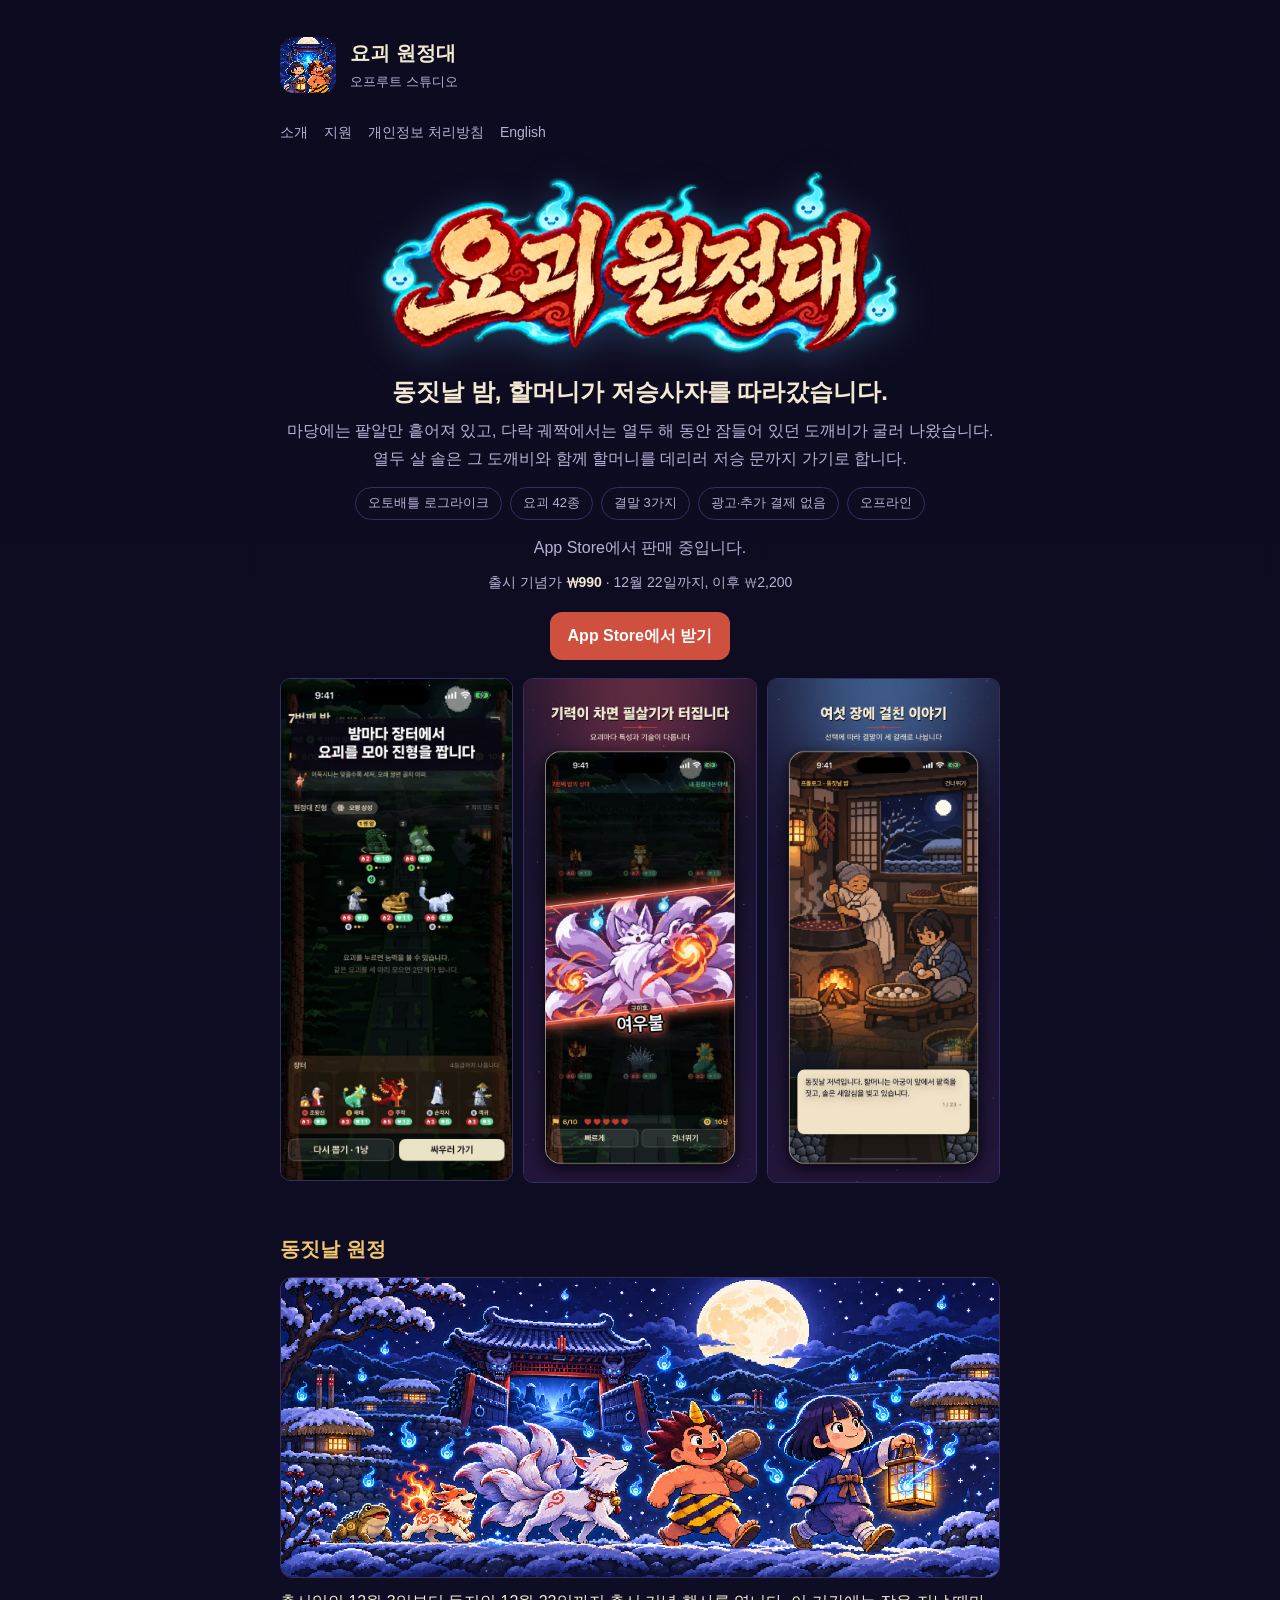
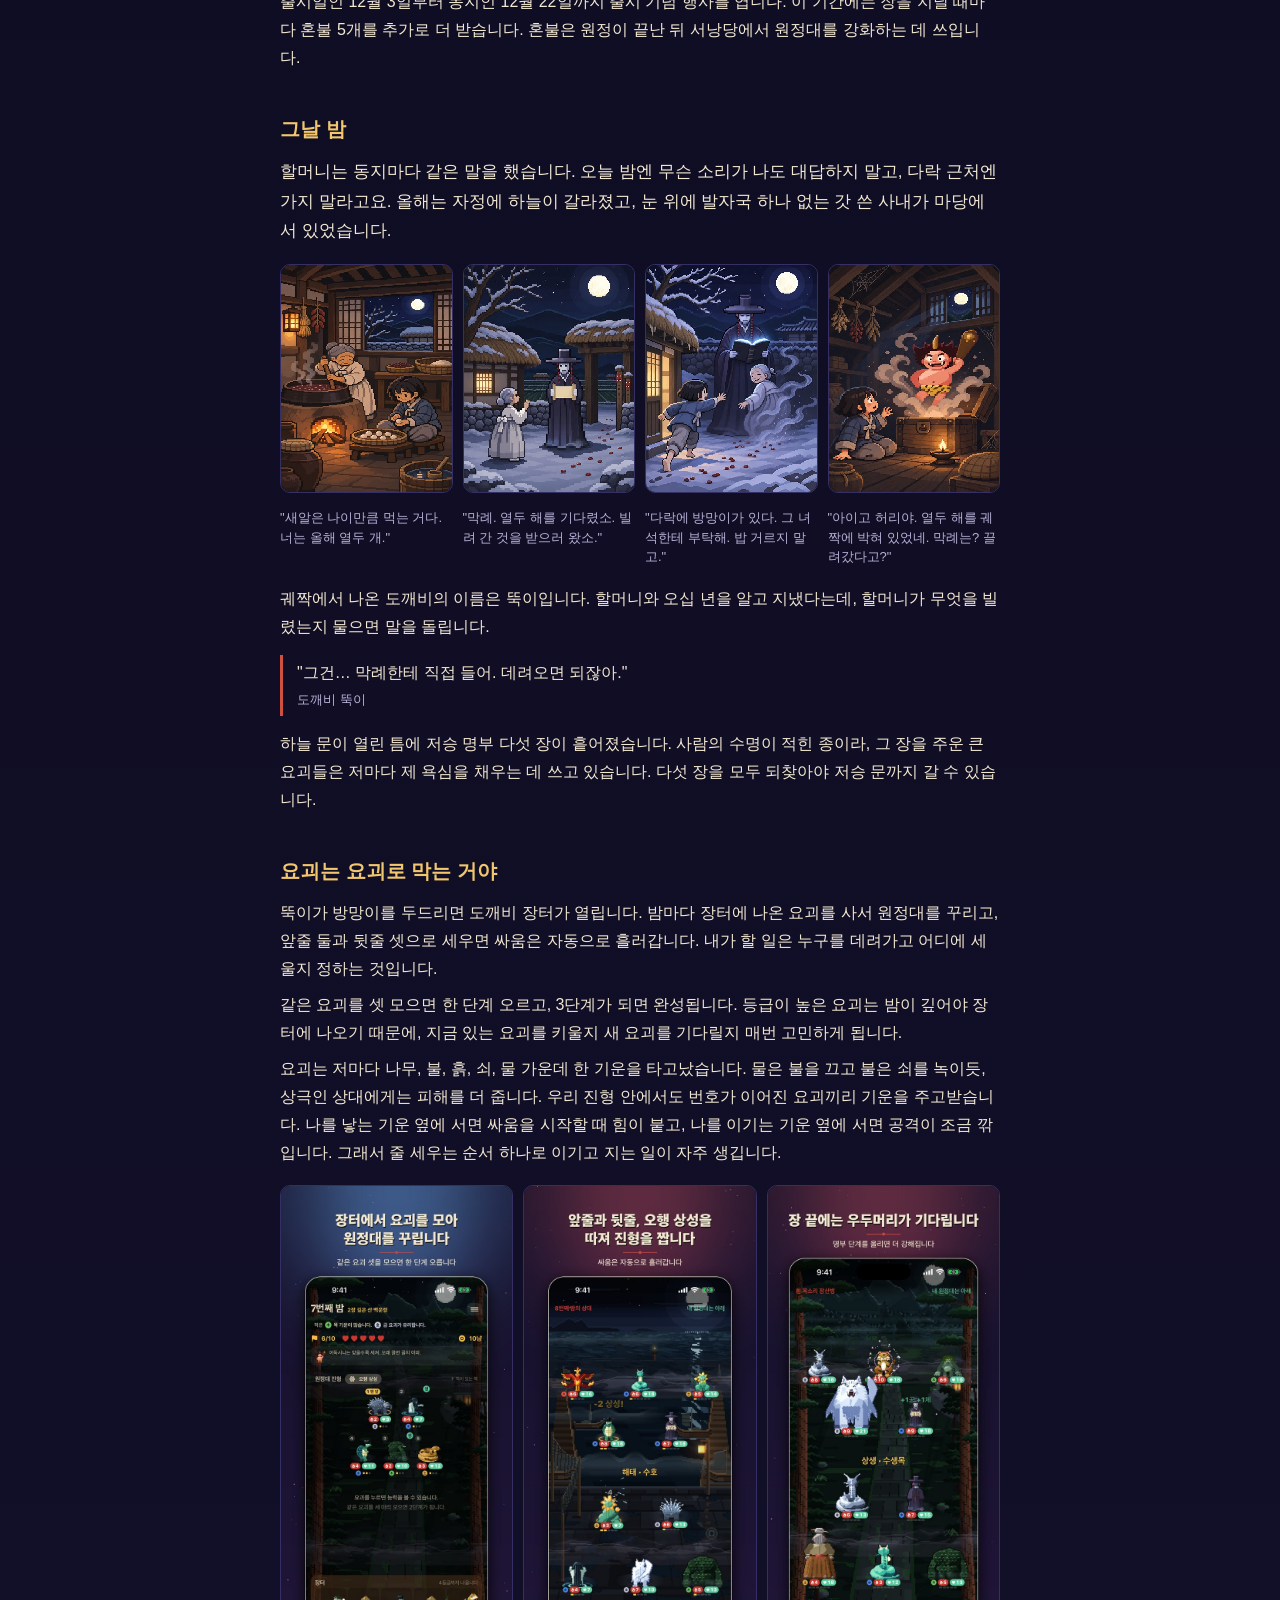
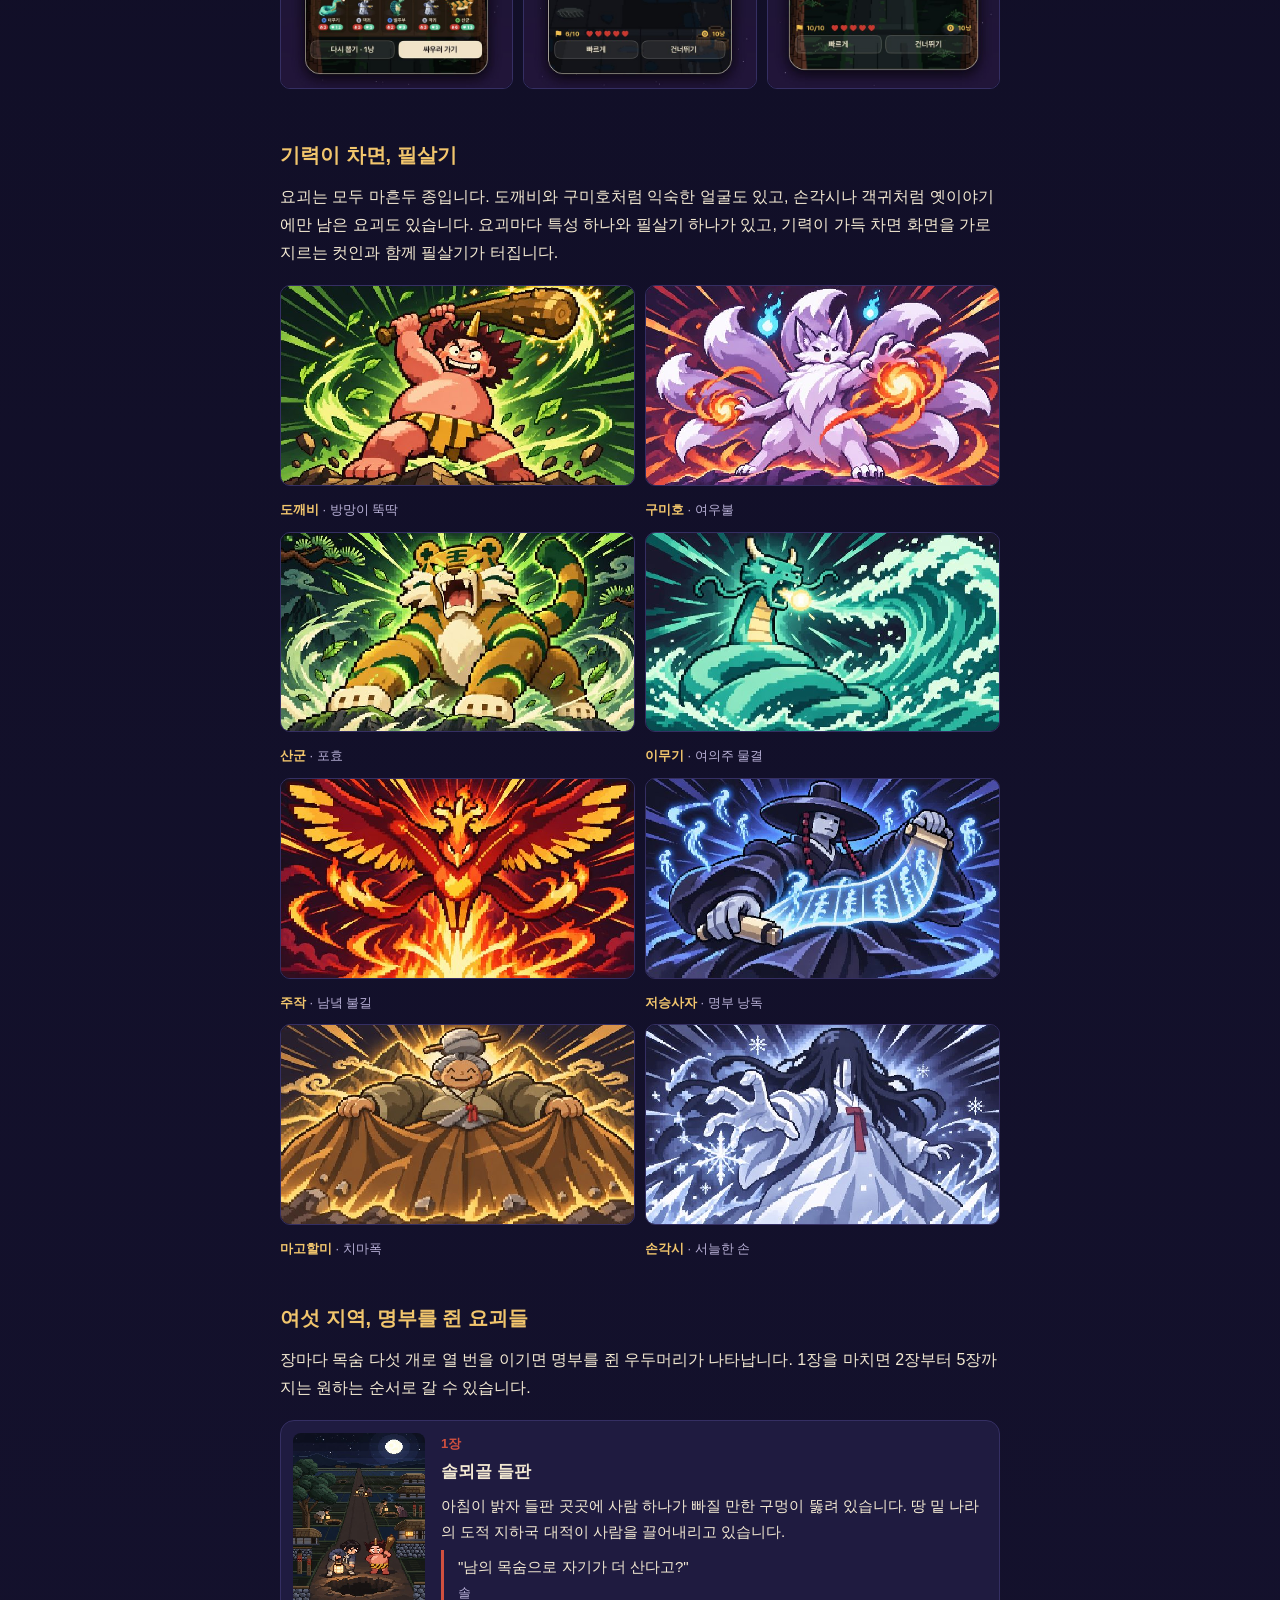
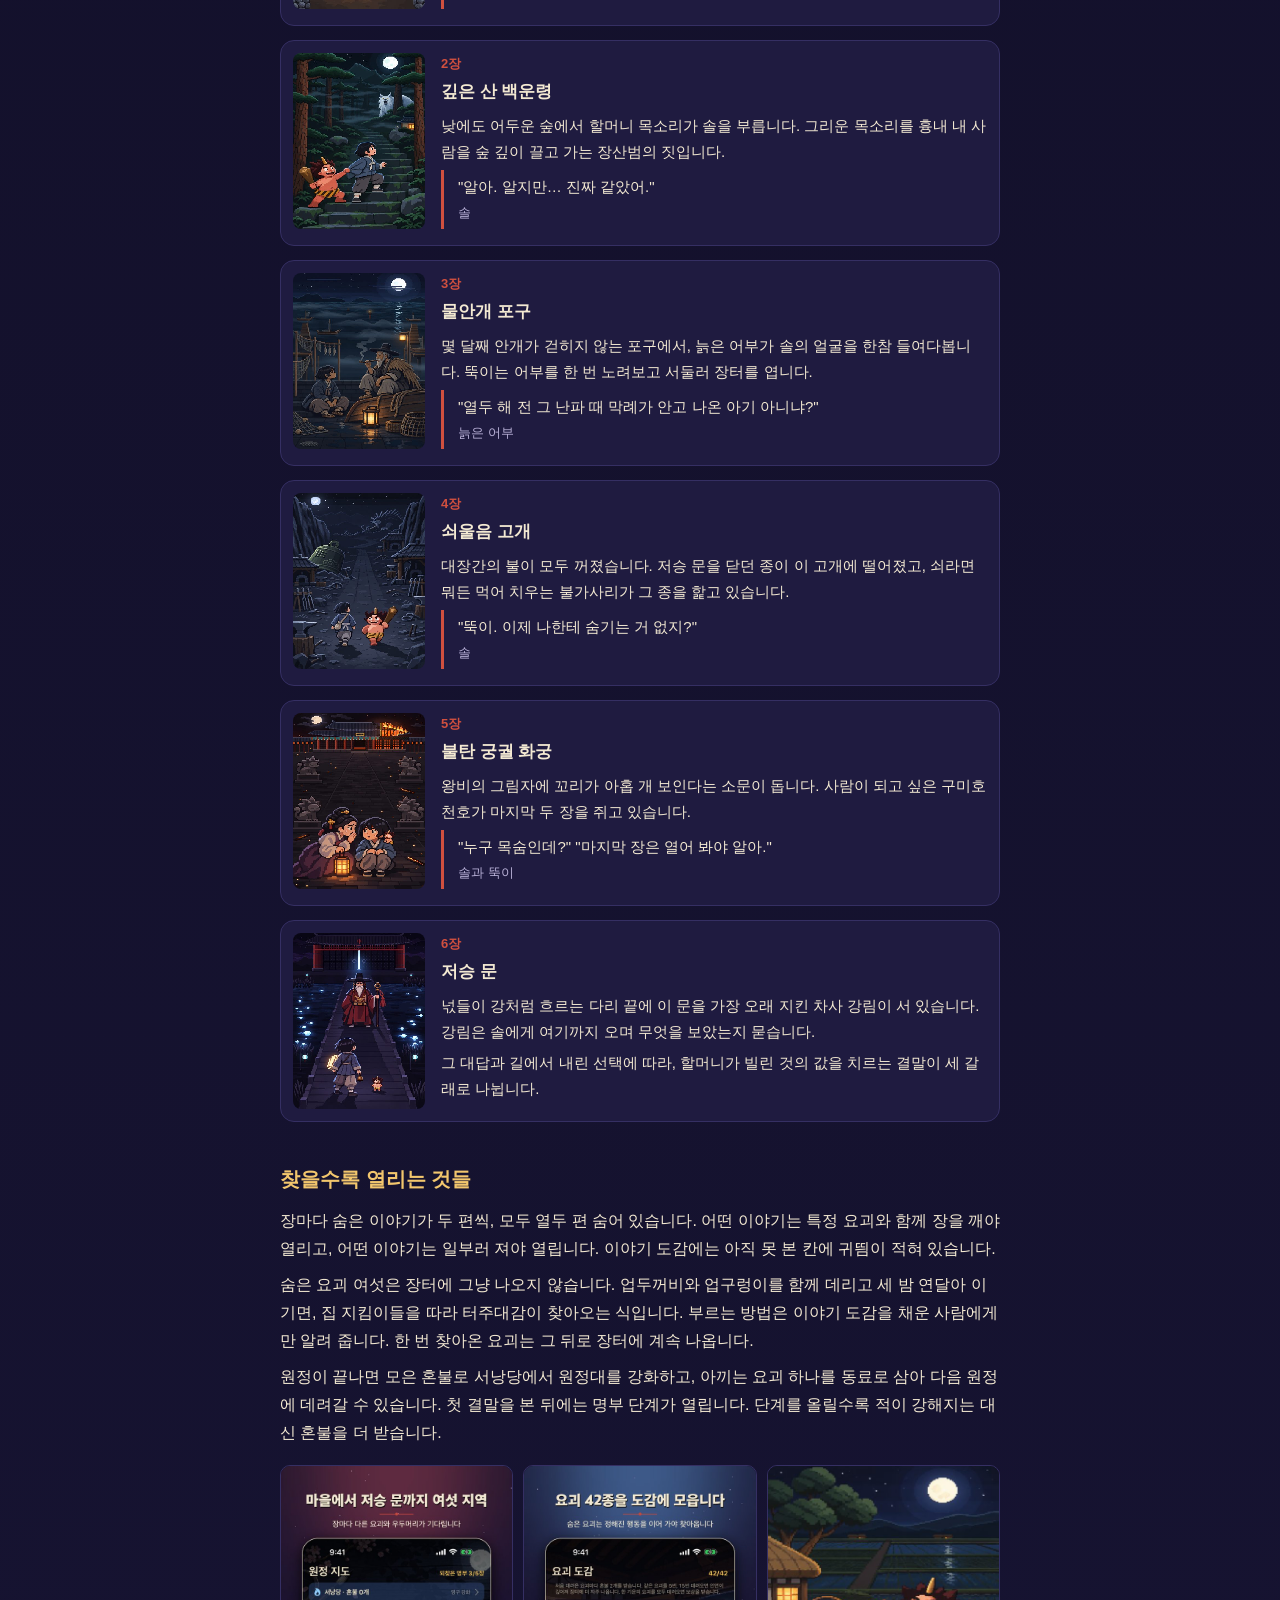
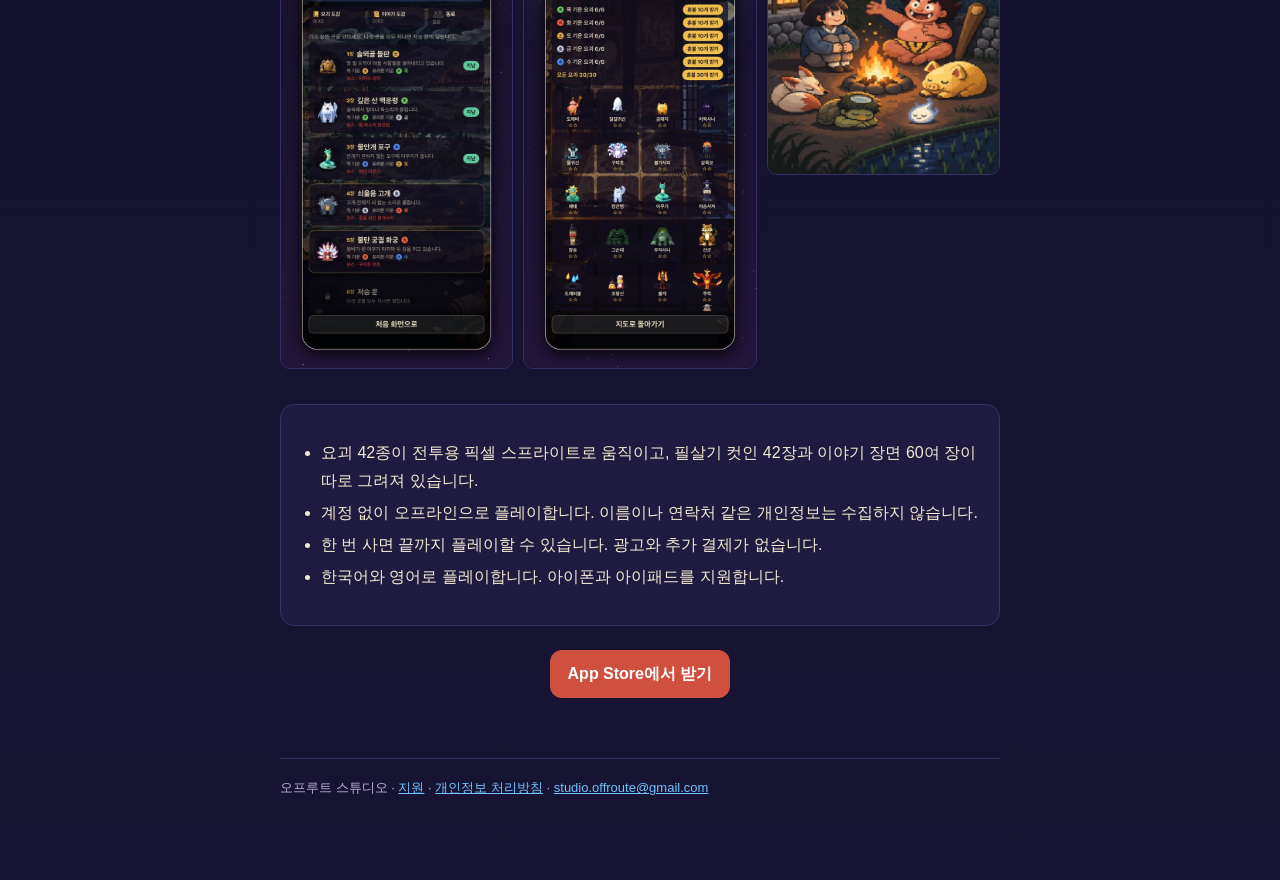
<file: index.html>
<!doctype html>
<html lang="ko"><head><meta charset="utf-8"><meta name="viewport" content="width=device-width,initial-scale=1">
<title>요괴 원정대</title>
<meta name="description" content="동짓날 밤, 저승사자가 할머니를 데려갔습니다. 열두 살 솔과 도깨비 뚝이가 한국 요괴들로 원정대를 꾸려 저승 문까지 쫓아가는 오토배틀 로그라이크. 광고 없음, 추가 결제 없음, 오프라인.">
<meta property="og:title" content="요괴 원정대"><meta property="og:description" content="동짓날 밤, 저승사자가 할머니를 데려갔습니다. 장터에서 요괴를 모아 원정대를 꾸리고, 여섯 지역을 지나 저승 문까지 쫓아가세요."><meta property="og:image" content="https://huride.github.io/yokai-site/img/og.jpg"><meta property="og:url" content="https://huride.github.io/yokai-site/"><meta property="og:type" content="website"><meta property="og:locale" content="ko_KR"><meta name="twitter:card" content="summary_large_image"><meta name="twitter:image" content="https://huride.github.io/yokai-site/img/og.jpg">
<link rel="icon" href="img/icon.png"><link rel="stylesheet" href="style.css"></head>
<body><div class="wrap">
<header><img src="img/icon.png" alt=""><div><div class="t">요괴 원정대</div><div class="s">오프루트 스튜디오</div></div></header>
<nav><a href="index.html">소개</a><a href="support.html">지원</a><a href="privacy.html">개인정보 처리방침</a><a href="en.html">English</a></nav>

<div class="hero">
<img class="logo" src="img/logo.png" alt="요괴 원정대">
<h1>동짓날 밤, 할머니가 저승사자를 따라갔습니다.</h1>
<p class="sub">마당에는 팥알만 흩어져 있고, 다락 궤짝에서는 열두 해 동안 잠들어 있던 도깨비가 굴러 나왔습니다. 열두 살 솔은 그 도깨비와 함께 할머니를 데리러 저승 문까지 가기로 합니다.</p>
<p class="badges"><span>오토배틀 로그라이크</span><span>요괴 42종</span><span>결말 3가지</span><span>광고·추가 결제 없음</span><span>오프라인</span></p>
<p class="rel"><b>12월 3일 출시</b> · 지금 App Store에서 예약할 수 있습니다.</p>
<p class="price">출시 기념가 <b>₩990</b> · 12월 22일까지, 이후 ₩2,200</p>
<p><a class="btn cta" href="https://apps.apple.com/kr/app/id6830938682">App Store에서 예약하기</a></p>
</div>
<div class="shots three">
<video src="img/preview-ko.mp4" poster="img/preview-poster-ko.jpg" autoplay muted loop playsinline preload="metadata" aria-label="요괴 원정대 플레이 영상"></video><a href="img/shot-02.jpg" target="_blank"><img src="img/shot-02.jpg" alt="기력이 차면 필살기가 터집니다" loading="lazy"></a><a href="img/shot-05.jpg" target="_blank"><img src="img/shot-05.jpg" alt="여섯 장에 걸친 이야기" loading="lazy"></a>
</div>

<div id="event">
<h2>동짓날 원정</h2>
<img class="wide" src="img/event-dongji.jpg" alt="보름달 아래 눈길을 걷는 솔과 요괴들, 등불로 모이는 푸른 혼불" loading="lazy">
<p>출시일인 12월 3일부터 동지인 12월 22일까지 출시 기념 행사를 엽니다. 이 기간에는 장을 지날 때마다 혼불 5개를 추가로 더 받습니다. 혼불은 원정이 끝난 뒤 서낭당에서 원정대를 강화하는 데 쓰입니다.</p>
</div>

<h2 id="night">그날 밤</h2>
<p class="lead">할머니는 동지마다 같은 말을 했습니다. 오늘 밤엔 무슨 소리가 나도 대답하지 말고, 다락 근처엔 가지 말라고요. 올해는 자정에 하늘이 갈라졌고, 눈 위에 발자국 하나 없는 갓 쓴 사내가 마당에 서 있었습니다.</p>
<div class="scenes">
<figure><img src="img/sc-p_kitchen.jpg" alt="" loading="lazy"><figcaption>"새알은 나이만큼 먹는 거다. 너는 올해 열두 개."</figcaption></figure>
<figure><img src="img/sc-p_reaper.jpg" alt="" loading="lazy"><figcaption>"막례. 열두 해를 기다렸소. 빌려 간 것을 받으러 왔소."</figcaption></figure>
<figure><img src="img/sc-p_vanish.jpg" alt="" loading="lazy"><figcaption>"다락에 방망이가 있다. 그 녀석한테 부탁해. 밥 거르지 말고."</figcaption></figure>
<figure><img src="img/sc-p_attic.jpg" alt="" loading="lazy"><figcaption>"아이고 허리야. 열두 해를 궤짝에 박혀 있었네. 막례는? 끌려갔다고?"</figcaption></figure>
</div>
<p>궤짝에서 나온 도깨비의 이름은 뚝이입니다. 할머니와 오십 년을 알고 지냈다는데, 할머니가 무엇을 빌렸는지 물으면 말을 돌립니다.</p>
<p class="quote">"그건… 막례한테 직접 들어. 데려오면 되잖아."<small>도깨비 뚝이</small></p>
<p>하늘 문이 열린 틈에 저승 명부 다섯 장이 흩어졌습니다. 사람의 수명이 적힌 종이라, 그 장을 주운 큰 요괴들은 저마다 제 욕심을 채우는 데 쓰고 있습니다. 다섯 장을 모두 되찾아야 저승 문까지 갈 수 있습니다.</p>

<h2 id="play">요괴는 요괴로 막는 거야</h2>
<p>뚝이가 방망이를 두드리면 도깨비 장터가 열립니다. 밤마다 장터에 나온 요괴를 사서 원정대를 꾸리고, 앞줄 둘과 뒷줄 셋으로 세우면 싸움은 자동으로 흘러갑니다. 내가 할 일은 누구를 데려가고 어디에 세울지 정하는 것입니다.</p>
<p>같은 요괴를 셋 모으면 한 단계 오르고, 3단계가 되면 완성됩니다. 등급이 높은 요괴는 밤이 깊어야 장터에 나오기 때문에, 지금 있는 요괴를 키울지 새 요괴를 기다릴지 매번 고민하게 됩니다.</p>
<p>요괴는 저마다 나무, 불, 흙, 쇠, 물 가운데 한 기운을 타고났습니다. 물은 불을 끄고 불은 쇠를 녹이듯, 상극인 상대에게는 피해를 더 줍니다. 우리 진형 안에서도 번호가 이어진 요괴끼리 기운을 주고받습니다. 나를 낳는 기운 옆에 서면 싸움을 시작할 때 힘이 붙고, 나를 이기는 기운 옆에 서면 공격이 조금 깎입니다. 그래서 줄 세우는 순서 하나로 이기고 지는 일이 자주 생깁니다.</p>
<div class="shots three">
<a href="img/shot-03.jpg" target="_blank"><img src="img/shot-03.jpg" alt="장터에서 요괴를 모아 원정대를 꾸립니다" loading="lazy"></a><a href="img/shot-04.jpg" target="_blank"><img src="img/shot-04.jpg" alt="앞줄과 뒷줄, 오행 상성을 따져 진형을 짭니다" loading="lazy"></a><a href="img/shot-07.jpg" target="_blank"><img src="img/shot-07.jpg" alt="장 끝에는 우두머리가 기다립니다" loading="lazy"></a>
</div>

<h2 id="skills">기력이 차면, 필살기</h2>
<p>요괴는 모두 마흔두 종입니다. 도깨비와 구미호처럼 익숙한 얼굴도 있고, 손각시나 객귀처럼 옛이야기에만 남은 요괴도 있습니다. 요괴마다 특성 하나와 필살기 하나가 있고, 기력이 가득 차면 화면을 가로지르는 컷인과 함께 필살기가 터집니다.</p>
<div class="cutins">
<figure><img src="img/ci-dokkaebi.jpg" alt="" loading="lazy"><figcaption><b>도깨비</b> · 방망이 뚝딱</figcaption></figure>
<figure><img src="img/ci-gumiho.jpg" alt="" loading="lazy"><figcaption><b>구미호</b> · 여우불</figcaption></figure>
<figure><img src="img/ci-sangun.jpg" alt="" loading="lazy"><figcaption><b>산군</b> · 포효</figcaption></figure>
<figure><img src="img/ci-imugi.jpg" alt="" loading="lazy"><figcaption><b>이무기</b> · 여의주 물결</figcaption></figure>
<figure><img src="img/ci-jujak.jpg" alt="" loading="lazy"><figcaption><b>주작</b> · 남녘 불길</figcaption></figure>
<figure><img src="img/ci-jeoseung.jpg" alt="" loading="lazy"><figcaption><b>저승사자</b> · 명부 낭독</figcaption></figure>
<figure><img src="img/ci-mago.jpg" alt="" loading="lazy"><figcaption><b>마고할미</b> · 치마폭</figcaption></figure>
<figure><img src="img/ci-songaksi.jpg" alt="" loading="lazy"><figcaption><b>손각시</b> · 서늘한 손</figcaption></figure>
</div>

<h2 id="regions">여섯 지역, 명부를 쥔 요괴들</h2>
<p>장마다 목숨 다섯 개로 열 번을 이기면 명부를 쥔 우두머리가 나타납니다. 1장을 마치면 2장부터 5장까지는 원하는 순서로 갈 수 있습니다.</p>
<div class="regions">
<div class="region"><img src="img/sc-v_holes.jpg" alt="" loading="lazy"><div><div class="no">1장</div><h3>솔뫼골 들판</h3><p>아침이 밝자 들판 곳곳에 사람 하나가 빠질 만한 구멍이 뚫려 있습니다. 땅 밑 나라의 도적 지하국 대적이 사람을 끌어내리고 있습니다.</p><p class="quote">"남의 목숨으로 자기가 더 산다고?"<small>솔</small></p></div></div>
<div class="region"><img src="img/sc-m_forest.jpg" alt="" loading="lazy"><div><div class="no">2장</div><h3>깊은 산 백운령</h3><p>낮에도 어두운 숲에서 할머니 목소리가 솔을 부릅니다. 그리운 목소리를 흉내 내 사람을 숲 깊이 끌고 가는 장산범의 짓입니다.</p><p class="quote">"알아. 알지만… 진짜 같았어."<small>솔</small></p></div></div>
<div class="region"><img src="img/sc-h_harbor.jpg" alt="" loading="lazy"><div><div class="no">3장</div><h3>물안개 포구</h3><p>몇 달째 안개가 걷히지 않는 포구에서, 늙은 어부가 솔의 얼굴을 한참 들여다봅니다. 뚝이는 어부를 한 번 노려보고 서둘러 장터를 엽니다.</p><p class="quote">"열두 해 전 그 난파 때 막례가 안고 나온 아기 아니냐?"<small>늙은 어부</small></p></div></div>
<div class="region"><img src="img/sc-s_forges.jpg" alt="" loading="lazy"><div><div class="no">4장</div><h3>쇠울음 고개</h3><p>대장간의 불이 모두 꺼졌습니다. 저승 문을 닫던 종이 이 고개에 떨어졌고, 쇠라면 뭐든 먹어 치우는 불가사리가 그 종을 핥고 있습니다.</p><p class="quote">"뚝이. 이제 나한테 숨기는 거 없지?"<small>솔</small></p></div></div>
<div class="region"><img src="img/sc-pa_palace.jpg" alt="" loading="lazy"><div><div class="no">5장</div><h3>불탄 궁궐 화궁</h3><p>왕비의 그림자에 꼬리가 아홉 개 보인다는 소문이 돕니다. 사람이 되고 싶은 구미호 천호가 마지막 두 장을 쥐고 있습니다.</p><p class="quote">"누구 목숨인데?" "마지막 장은 열어 봐야 알아."<small>솔과 뚝이</small></p></div></div>
<div class="region"><img src="img/sc-g_gate.jpg" alt="" loading="lazy"><div><div class="no">6장</div><h3>저승 문</h3><p>넋들이 강처럼 흐르는 다리 끝에 이 문을 가장 오래 지킨 차사 강림이 서 있습니다. 강림은 솔에게 여기까지 오며 무엇을 보았는지 묻습니다.</p><p>그 대답과 길에서 내린 선택에 따라, 할머니가 빌린 것의 값을 치르는 결말이 세 갈래로 나뉩니다.</p></div></div>
</div>

<h2 id="more">찾을수록 열리는 것들</h2>
<p>장마다 숨은 이야기가 두 편씩, 모두 열두 편 숨어 있습니다. 어떤 이야기는 특정 요괴와 함께 장을 깨야 열리고, 어떤 이야기는 일부러 져야 열립니다. 이야기 도감에는 아직 못 본 칸에 귀띔이 적혀 있습니다.</p>
<p>숨은 요괴 여섯은 장터에 그냥 나오지 않습니다. 업두꺼비와 업구렁이를 함께 데리고 세 밤 연달아 이기면, 집 지킴이들을 따라 터주대감이 찾아오는 식입니다. 부르는 방법은 이야기 도감을 채운 사람에게만 알려 줍니다. 한 번 찾아온 요괴는 그 뒤로 장터에 계속 나옵니다.</p>
<p>원정이 끝나면 모은 혼불로 서낭당에서 원정대를 강화하고, 아끼는 요괴 하나를 동료로 삼아 다음 원정에 데려갈 수 있습니다. 첫 결말을 본 뒤에는 명부 단계가 열립니다. 단계를 올릴수록 적이 강해지는 대신 혼불을 더 받습니다.</p>
<div class="shots three">
<a href="img/shot-06.jpg" target="_blank"><img src="img/shot-06.jpg" alt="마을에서 저승 문까지 여섯 지역" loading="lazy"></a><a href="img/shot-08.jpg" target="_blank"><img src="img/shot-08.jpg" alt="요괴 42종을 도감에 모읍니다" loading="lazy"></a><a href="img/sc-v_campfire.jpg" target="_blank"><img src="img/sc-v_campfire.jpg" alt="원정대의 밤" loading="lazy"></a>
</div>

<div class="card"><ul>
<li>요괴 42종이 전투용 픽셀 스프라이트로 움직이고, 필살기 컷인 42장과 이야기 장면 60여 장이 따로 그려져 있습니다.</li>
<li>계정 없이 오프라인으로 플레이합니다. 이름이나 연락처 같은 개인정보는 수집하지 않습니다.</li>
<li>한 번 사면 끝까지 플레이할 수 있습니다. 광고와 추가 결제가 없습니다.</li>
<li>한국어와 영어로 플레이합니다. 아이폰과 아이패드를 지원합니다.</li>
</ul></div>
<p style="text-align:center"><a class="btn cta" href="https://apps.apple.com/kr/app/id6830938682">App Store에서 예약하기</a></p>

<footer>오프루트 스튜디오 · <a href="support.html">지원</a> · <a href="privacy.html">개인정보 처리방침</a> · <a href="mailto:studio.offroute@gmail.com">studio.offroute@gmail.com</a></footer>
</div>
<script>
// 출시일이 지나면 예약 문구를 판매 문구로 바꾸고, 행사가 끝나면 행사 안내를 숨깁니다.
(function(){var n=new Date(),r=new Date(2026,11,3),e=new Date(2026,11,23);
if(n>=r){document.querySelectorAll('.cta').forEach(function(a){a.textContent='App Store에서 받기'});var p=document.querySelector('.rel');if(p)p.textContent='App Store에서 판매 중입니다.';}
if(n>=e){var q=document.querySelector('.price');if(q)q.style.display='none';var v=document.getElementById('event');if(v)v.style.display='none';}})();
</script>
</body></html>
</file>
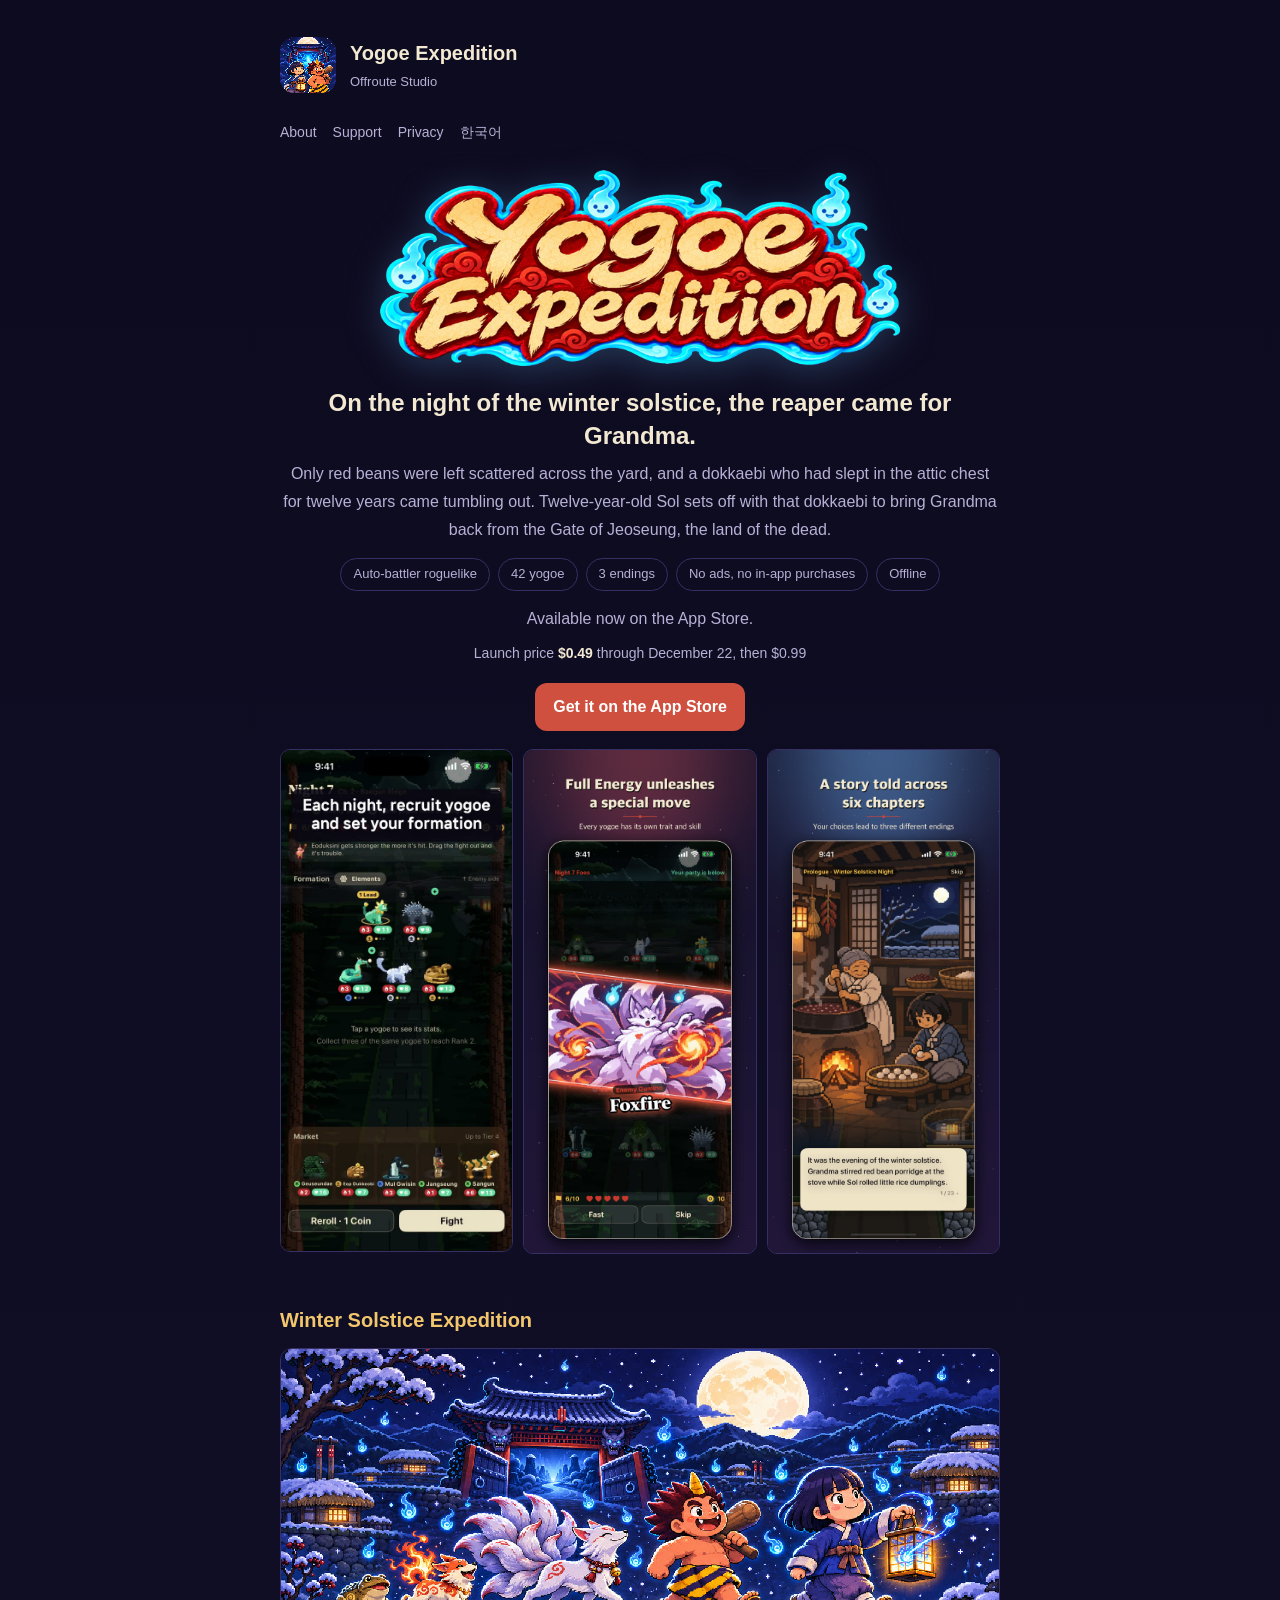
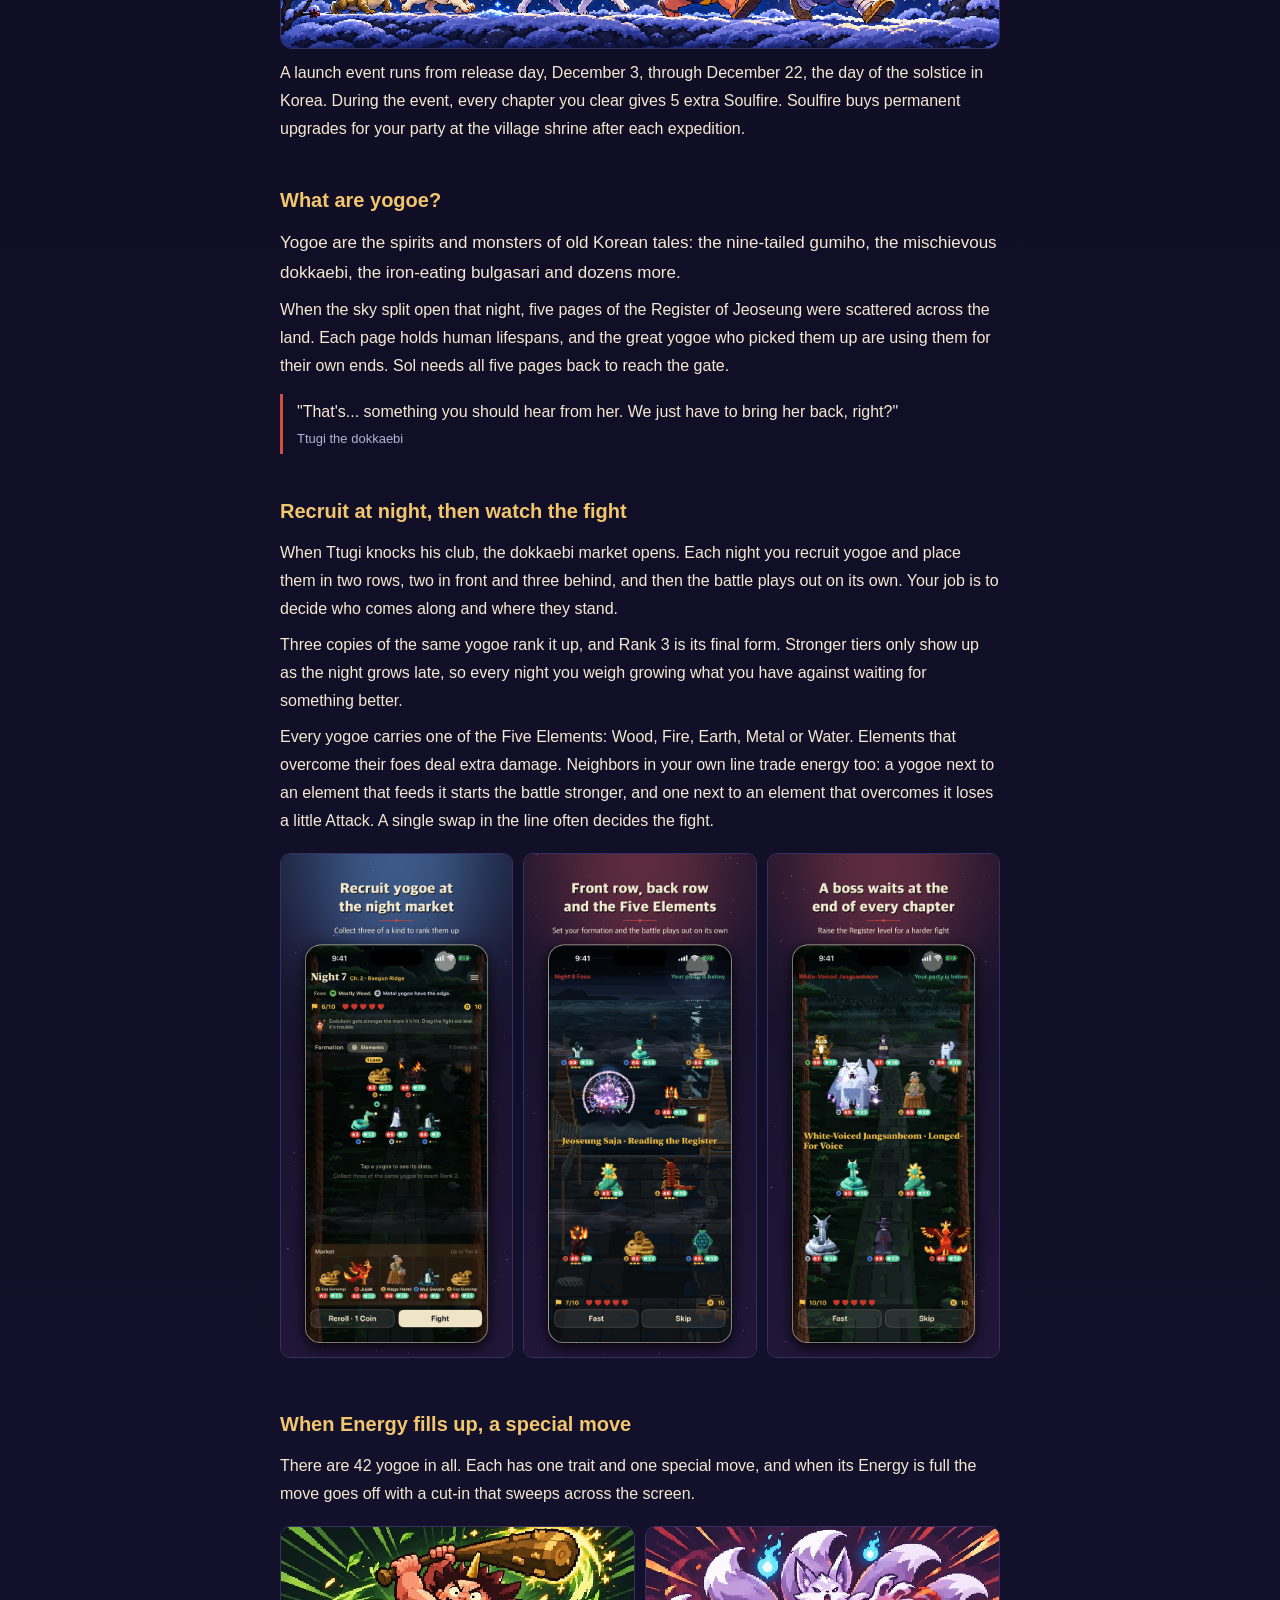
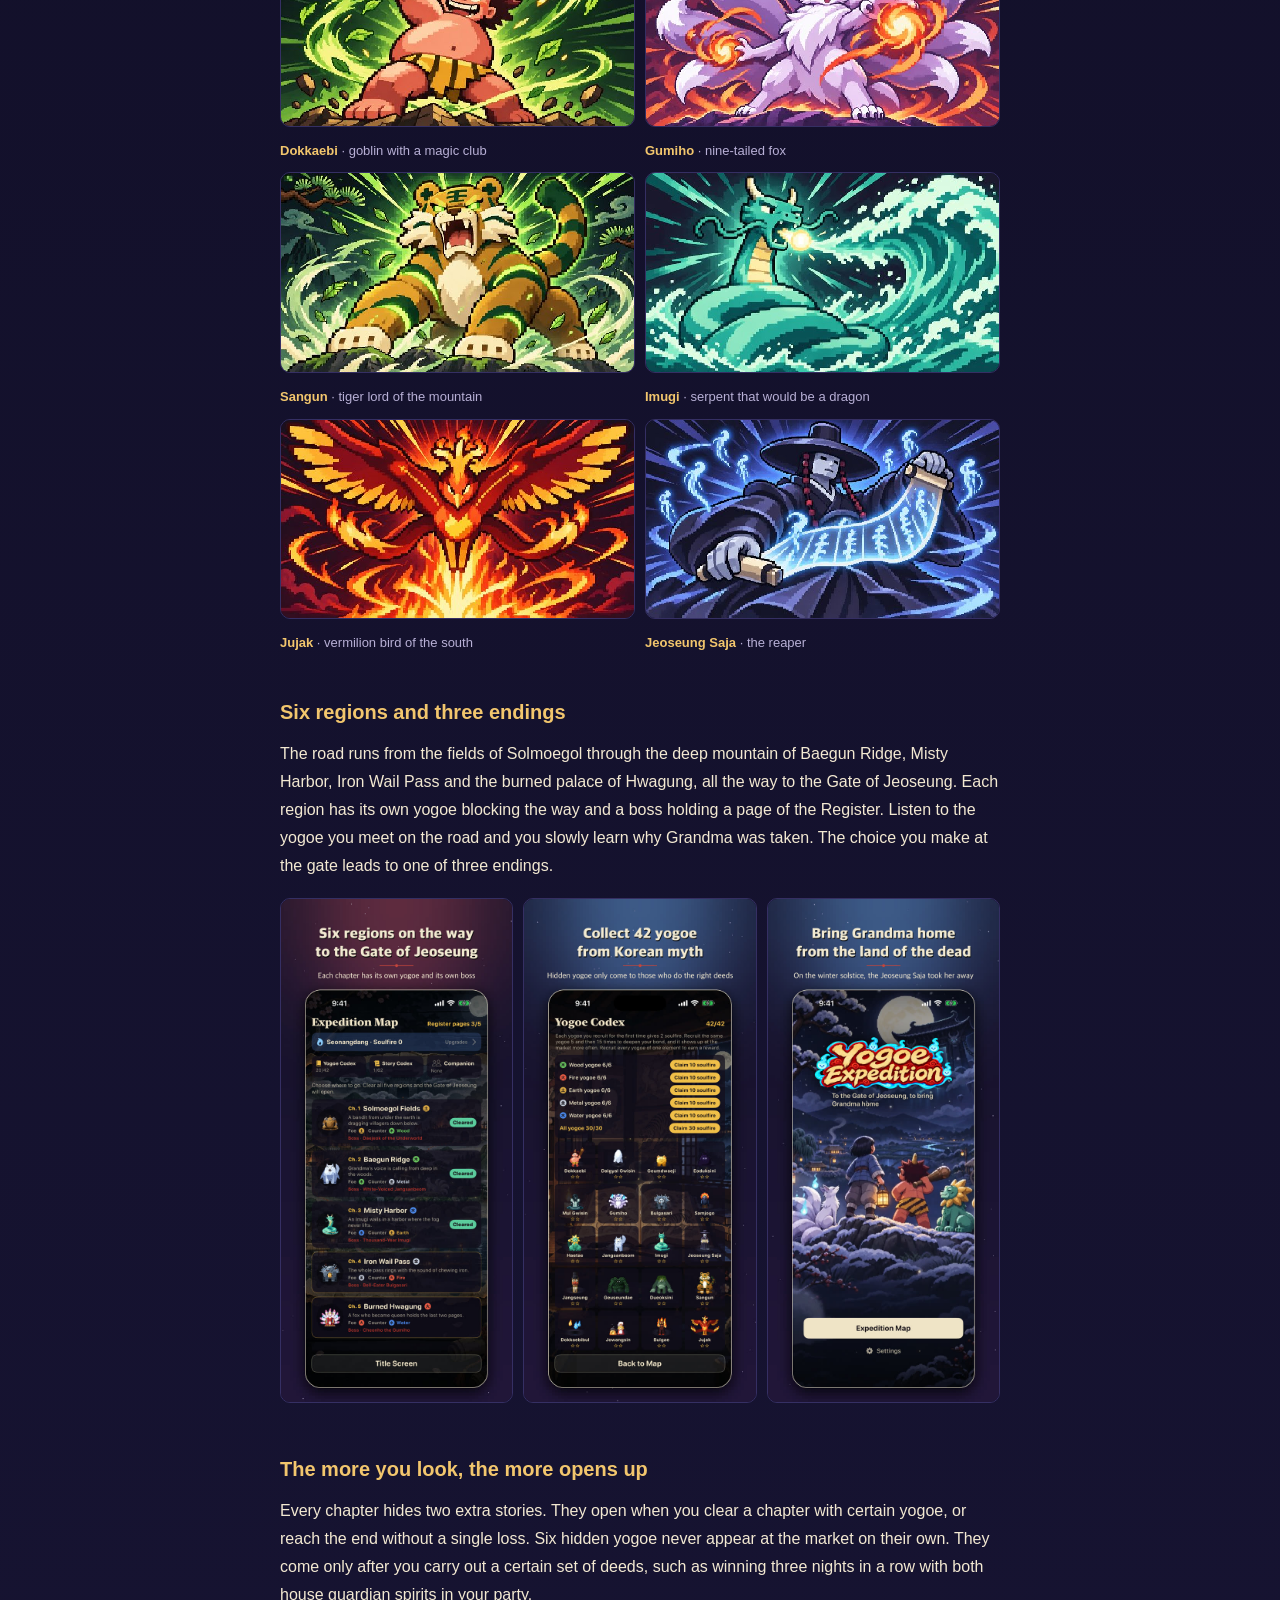
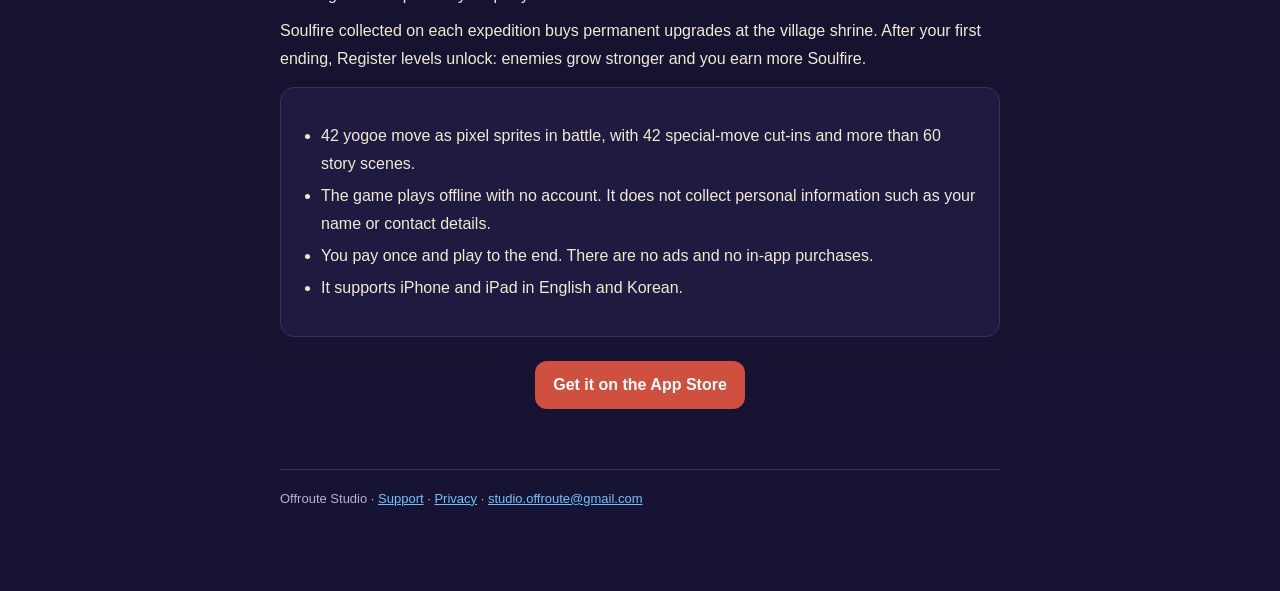
<file: en.html>
<!doctype html>
<html lang="en"><head><meta charset="utf-8"><meta name="viewport" content="width=device-width,initial-scale=1">
<title>Yogoe Expedition</title>
<meta name="description" content="On the night of the winter solstice, the reaper of Korean myth came for Grandma. Recruit dokkaebi, gumiho and other yogoe of Korean folklore and follow him to the Gate of Jeoseung. A paid auto-battler roguelike for iPhone and iPad with no ads and no in-app purchases.">
<meta property="og:title" content="Yogoe Expedition"><meta property="og:description" content="A Korean folklore auto-battler roguelike. Recruit yogoe at the night market, set your formation and fight through six regions to the Gate of Jeoseung."><meta property="og:image" content="https://huride.github.io/yokai-site/img/og.jpg"><meta property="og:url" content="https://huride.github.io/yokai-site/en.html"><meta property="og:type" content="website"><meta property="og:locale" content="en_US"><meta name="twitter:card" content="summary_large_image"><meta name="twitter:image" content="https://huride.github.io/yokai-site/img/og.jpg">
<link rel="icon" href="img/icon.png"><link rel="stylesheet" href="style.css"></head>
<body><div class="wrap">
<header><img src="img/icon.png" alt=""><div><div class="t">Yogoe Expedition</div><div class="s">Offroute Studio</div></div></header>
<nav><a href="en.html">About</a><a href="support.html#en">Support</a><a href="privacy.html#en">Privacy</a><a href="index.html">한국어</a></nav>

<div class="hero">
<img class="logo" src="img/logo-en.png" alt="Yogoe Expedition">
<h1>On the night of the winter solstice, the reaper came for Grandma.</h1>
<p class="sub">Only red beans were left scattered across the yard, and a dokkaebi who had slept in the attic chest for twelve years came tumbling out. Twelve-year-old Sol sets off with that dokkaebi to bring Grandma back from the Gate of Jeoseung, the land of the dead.</p>
<p class="badges"><span>Auto-battler roguelike</span><span>42 yogoe</span><span>3 endings</span><span>No ads, no in-app purchases</span><span>Offline</span></p>
<p class="rel"><b>Out December 3</b> · Pre-order now on the App Store.</p>
<p class="price">Launch price <b>$0.49</b> through December 22, then $0.99</p>
<p><a class="btn cta" href="https://apps.apple.com/app/id6830938682">Pre-order on the App Store</a></p>
</div>
<div class="shots three">
<video src="img/preview-en.mp4" poster="img/preview-poster-en.jpg" autoplay muted loop playsinline preload="metadata" aria-label="Yogoe Expedition gameplay video"></video><a href="img/en-shot-02.jpg" target="_blank"><img src="img/en-shot-02.jpg" alt="A special move with a full-screen cut-in" loading="lazy"></a><a href="img/en-shot-05.jpg" target="_blank"><img src="img/en-shot-05.jpg" alt="A story told across six chapters" loading="lazy"></a>
</div>

<div id="event">
<h2>Winter Solstice Expedition</h2>
<img class="wide" src="img/event-dongji.jpg" alt="Sol and the yogoe walk a snowy path under a full moon while blue soulfire gathers in the lantern" loading="lazy">
<p>A launch event runs from release day, December 3, through December 22, the day of the solstice in Korea. During the event, every chapter you clear gives 5 extra Soulfire. Soulfire buys permanent upgrades for your party at the village shrine after each expedition.</p>
</div>

<h2 id="what">What are yogoe?</h2>
<p class="lead">Yogoe are the spirits and monsters of old Korean tales: the nine-tailed gumiho, the mischievous dokkaebi, the iron-eating bulgasari and dozens more.</p>
<p>When the sky split open that night, five pages of the Register of Jeoseung were scattered across the land. Each page holds human lifespans, and the great yogoe who picked them up are using them for their own ends. Sol needs all five pages back to reach the gate.</p>
<p class="quote">"That's... something you should hear from her. We just have to bring her back, right?"<small>Ttugi the dokkaebi</small></p>

<h2 id="play">Recruit at night, then watch the fight</h2>
<p>When Ttugi knocks his club, the dokkaebi market opens. Each night you recruit yogoe and place them in two rows, two in front and three behind, and then the battle plays out on its own. Your job is to decide who comes along and where they stand.</p>
<p>Three copies of the same yogoe rank it up, and Rank 3 is its final form. Stronger tiers only show up as the night grows late, so every night you weigh growing what you have against waiting for something better.</p>
<p>Every yogoe carries one of the Five Elements: Wood, Fire, Earth, Metal or Water. Elements that overcome their foes deal extra damage. Neighbors in your own line trade energy too: a yogoe next to an element that feeds it starts the battle stronger, and one next to an element that overcomes it loses a little Attack. A single swap in the line often decides the fight.</p>
<div class="shots three">
<a href="img/en-shot-03.jpg" target="_blank"><img src="img/en-shot-03.jpg" alt="Recruiting yogoe at the night market" loading="lazy"></a><a href="img/en-shot-04.jpg" target="_blank"><img src="img/en-shot-04.jpg" alt="An automatic battle between two formations" loading="lazy"></a><a href="img/en-shot-07.jpg" target="_blank"><img src="img/en-shot-07.jpg" alt="A boss waits at the end of each chapter" loading="lazy"></a>
</div>

<h2 id="skills">When Energy fills up, a special move</h2>
<p>There are 42 yogoe in all. Each has one trait and one special move, and when its Energy is full the move goes off with a cut-in that sweeps across the screen.</p>
<div class="cutins">
<figure><img src="img/ci-dokkaebi.jpg" alt="" loading="lazy"><figcaption><b>Dokkaebi</b> · goblin with a magic club</figcaption></figure>
<figure><img src="img/ci-gumiho.jpg" alt="" loading="lazy"><figcaption><b>Gumiho</b> · nine-tailed fox</figcaption></figure>
<figure><img src="img/ci-sangun.jpg" alt="" loading="lazy"><figcaption><b>Sangun</b> · tiger lord of the mountain</figcaption></figure>
<figure><img src="img/ci-imugi.jpg" alt="" loading="lazy"><figcaption><b>Imugi</b> · serpent that would be a dragon</figcaption></figure>
<figure><img src="img/ci-jujak.jpg" alt="" loading="lazy"><figcaption><b>Jujak</b> · vermilion bird of the south</figcaption></figure>
<figure><img src="img/ci-jeoseung.jpg" alt="" loading="lazy"><figcaption><b>Jeoseung Saja</b> · the reaper</figcaption></figure>
</div>

<h2 id="regions">Six regions and three endings</h2>
<p>The road runs from the fields of Solmoegol through the deep mountain of Baegun Ridge, Misty Harbor, Iron Wail Pass and the burned palace of Hwagung, all the way to the Gate of Jeoseung. Each region has its own yogoe blocking the way and a boss holding a page of the Register. Listen to the yogoe you meet on the road and you slowly learn why Grandma was taken. The choice you make at the gate leads to one of three endings.</p>
<div class="shots three">
<a href="img/en-shot-06.jpg" target="_blank"><img src="img/en-shot-06.jpg" alt="The expedition map with six regions" loading="lazy"></a><a href="img/en-shot-08.jpg" target="_blank"><img src="img/en-shot-08.jpg" alt="The Yogoe Codex" loading="lazy"></a><a href="img/en-shot-01.jpg" target="_blank"><img src="img/en-shot-01.jpg" alt="Title screen" loading="lazy"></a>
</div>

<h2 id="more">The more you look, the more opens up</h2>
<p>Every chapter hides two extra stories. They open when you clear a chapter with certain yogoe, or reach the end without a single loss. Six hidden yogoe never appear at the market on their own. They come only after you carry out a certain set of deeds, such as winning three nights in a row with both house guardian spirits in your party.</p>
<p>Soulfire collected on each expedition buys permanent upgrades at the village shrine. After your first ending, Register levels unlock: enemies grow stronger and you earn more Soulfire.</p>

<div class="card"><ul>
<li>42 yogoe move as pixel sprites in battle, with 42 special-move cut-ins and more than 60 story scenes.</li>
<li>The game plays offline with no account. It does not collect personal information such as your name or contact details.</li>
<li>You pay once and play to the end. There are no ads and no in-app purchases.</li>
<li>It supports iPhone and iPad in English and Korean.</li>
</ul></div>
<p style="text-align:center"><a class="btn cta" href="https://apps.apple.com/app/id6830938682">Pre-order on the App Store</a></p>

<footer>Offroute Studio · <a href="support.html#en">Support</a> · <a href="privacy.html#en">Privacy</a> · <a href="mailto:studio.offroute@gmail.com">studio.offroute@gmail.com</a></footer>
</div>
<script>
(function(){var n=new Date(),r=new Date(2026,11,3),e=new Date(2026,11,23);
if(n>=r){document.querySelectorAll('.cta').forEach(function(a){a.textContent='Get it on the App Store'});var p=document.querySelector('.rel');if(p)p.textContent='Available now on the App Store.';}
if(n>=e){var q=document.querySelector('.price');if(q)q.style.display='none';var v=document.getElementById('event');if(v)v.style.display='none';}})();
</script>
</body></html>
</file>
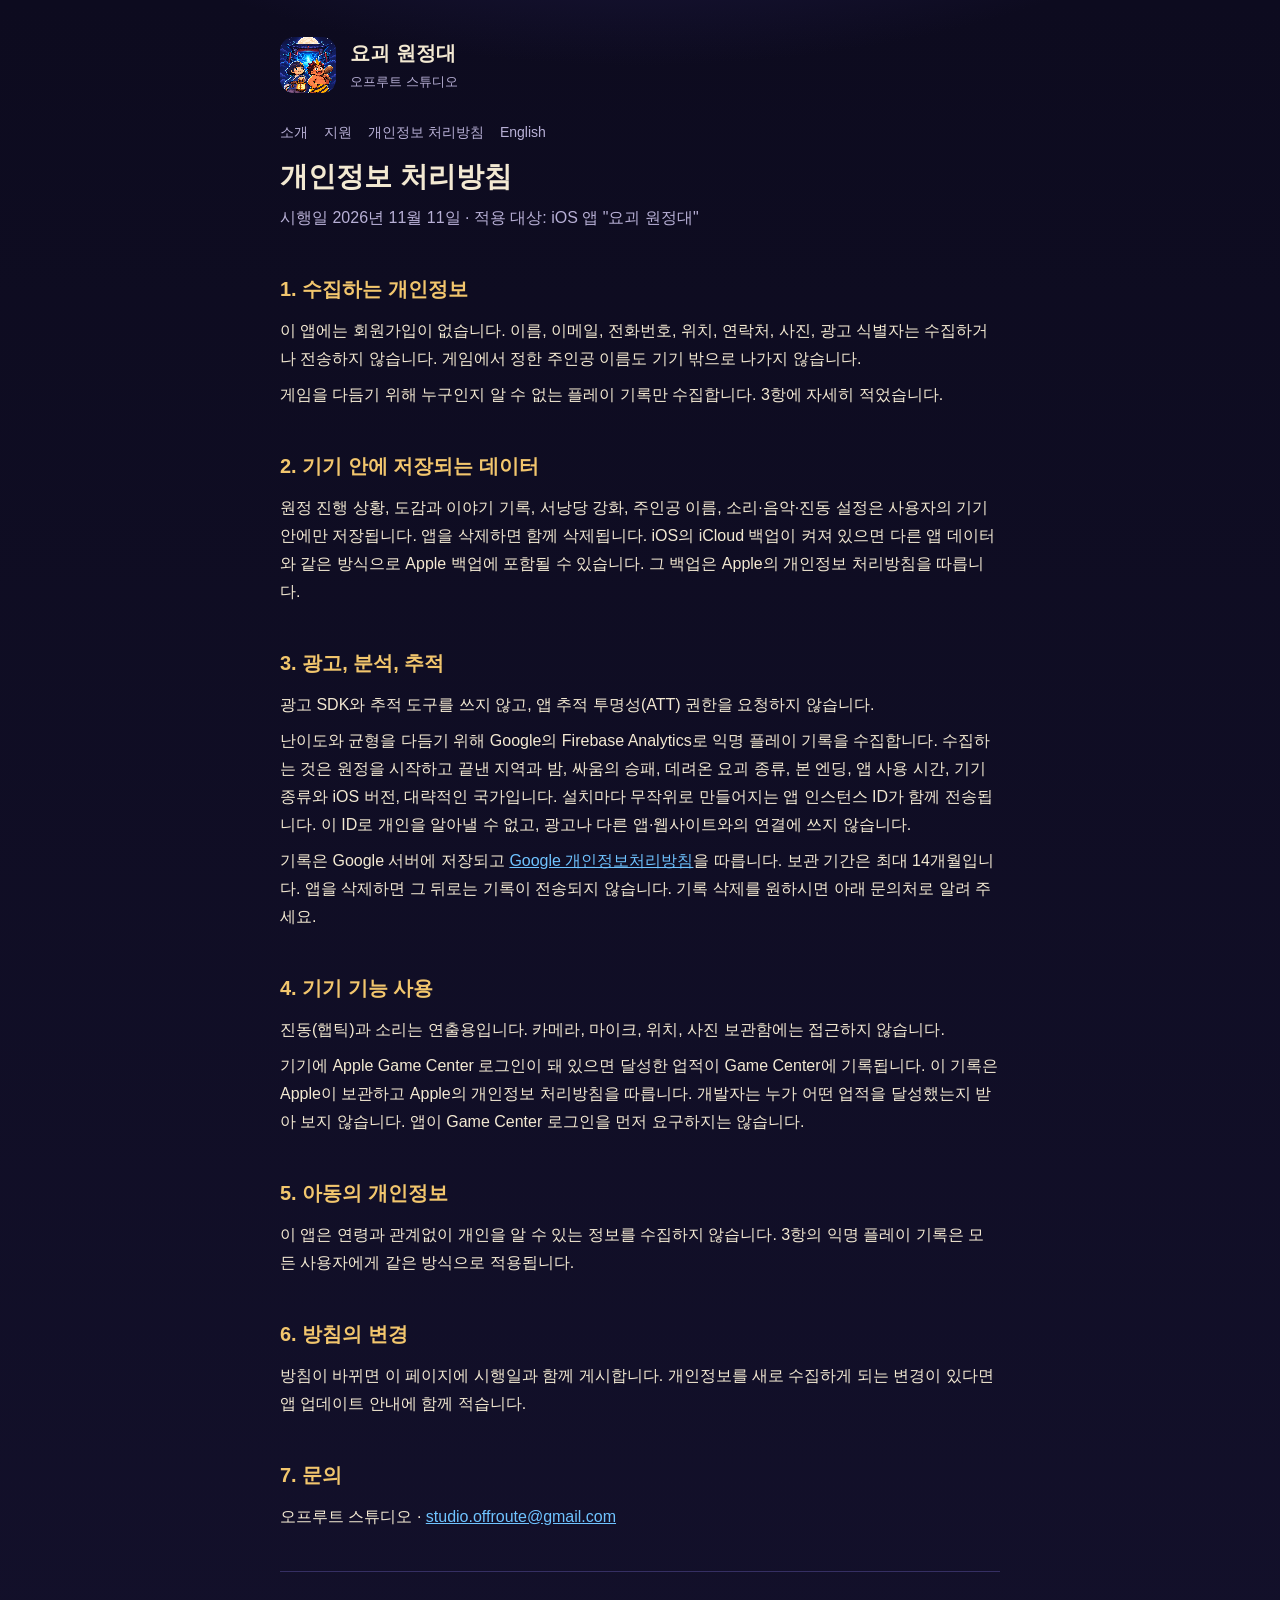
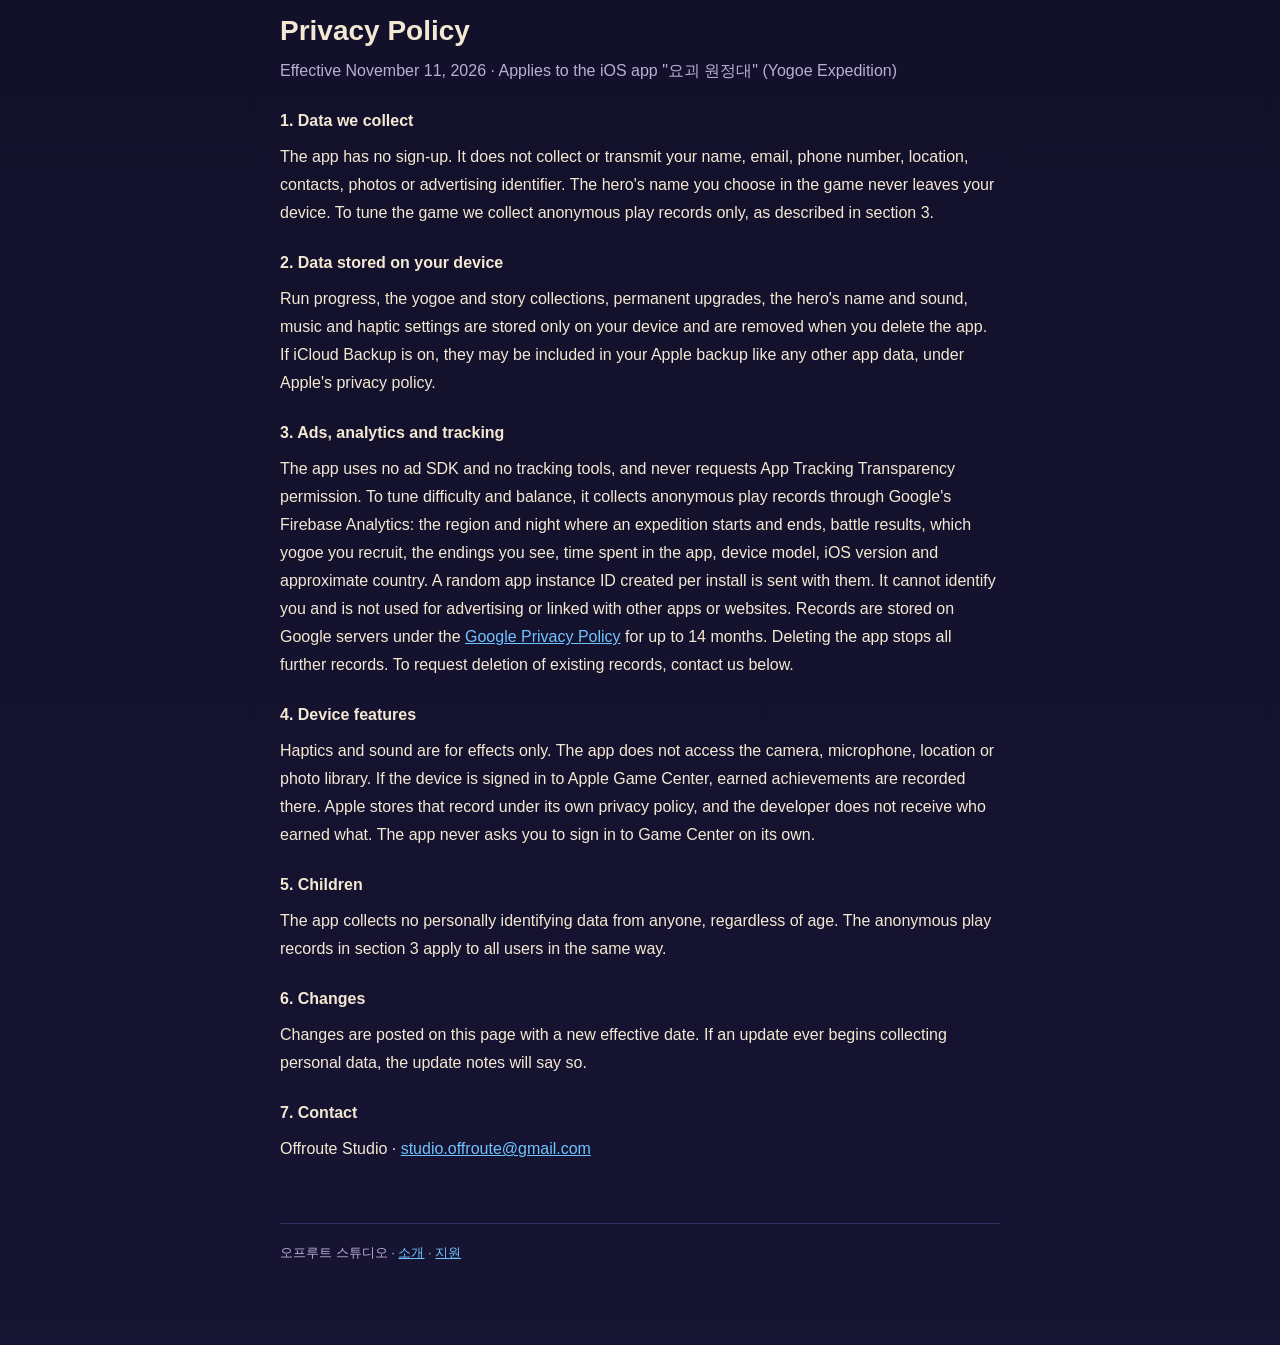
<file: privacy.html>
<!doctype html>
<html lang="ko"><head><meta charset="utf-8"><meta name="viewport" content="width=device-width,initial-scale=1">
<title>개인정보 처리방침 · 요괴 원정대</title><link rel="icon" href="img/icon.png"><link rel="stylesheet" href="style.css"></head>
<body><div class="wrap">
<header><img src="img/icon.png" alt=""><div><div class="t">요괴 원정대</div><div class="s">오프루트 스튜디오</div></div></header>
<nav><a href="index.html">소개</a><a href="support.html">지원</a><a href="privacy.html">개인정보 처리방침</a><a href="#en">English</a></nav>

<h1>개인정보 처리방침</h1>
<p class="sub">시행일 2026년 11월 11일 · 적용 대상: iOS 앱 "요괴 원정대"</p>

<h2>1. 수집하는 개인정보</h2>
<p>이 앱에는 회원가입이 없습니다. 이름, 이메일, 전화번호, 위치, 연락처, 사진, 광고 식별자는 수집하거나 전송하지 않습니다. 게임에서 정한 주인공 이름도 기기 밖으로 나가지 않습니다.</p>
<p>게임을 다듬기 위해 누구인지 알 수 없는 플레이 기록만 수집합니다. 3항에 자세히 적었습니다.</p>

<h2>2. 기기 안에 저장되는 데이터</h2>
<p>원정 진행 상황, 도감과 이야기 기록, 서낭당 강화, 주인공 이름, 소리·음악·진동 설정은 사용자의 기기 안에만 저장됩니다. 앱을 삭제하면 함께 삭제됩니다. iOS의 iCloud 백업이 켜져 있으면 다른 앱 데이터와 같은 방식으로 Apple 백업에 포함될 수 있습니다. 그 백업은 Apple의 개인정보 처리방침을 따릅니다.</p>

<h2>3. 광고, 분석, 추적</h2>
<p>광고 SDK와 추적 도구를 쓰지 않고, 앱 추적 투명성(ATT) 권한을 요청하지 않습니다.</p>
<p>난이도와 균형을 다듬기 위해 Google의 Firebase Analytics로 익명 플레이 기록을 수집합니다. 수집하는 것은 원정을 시작하고 끝낸 지역과 밤, 싸움의 승패, 데려온 요괴 종류, 본 엔딩, 앱 사용 시간, 기기 종류와 iOS 버전, 대략적인 국가입니다. 설치마다 무작위로 만들어지는 앱 인스턴스 ID가 함께 전송됩니다. 이 ID로 개인을 알아낼 수 없고, 광고나 다른 앱·웹사이트와의 연결에 쓰지 않습니다.</p>
<p>기록은 Google 서버에 저장되고 <a href="https://policies.google.com/privacy">Google 개인정보처리방침</a>을 따릅니다. 보관 기간은 최대 14개월입니다. 앱을 삭제하면 그 뒤로는 기록이 전송되지 않습니다. 기록 삭제를 원하시면 아래 문의처로 알려 주세요.</p>

<h2>4. 기기 기능 사용</h2>
<p>진동(햅틱)과 소리는 연출용입니다. 카메라, 마이크, 위치, 사진 보관함에는 접근하지 않습니다.</p>
<p>기기에 Apple Game Center 로그인이 돼 있으면 달성한 업적이 Game Center에 기록됩니다. 이 기록은 Apple이 보관하고 Apple의 개인정보 처리방침을 따릅니다. 개발자는 누가 어떤 업적을 달성했는지 받아 보지 않습니다. 앱이 Game Center 로그인을 먼저 요구하지는 않습니다.</p>

<h2>5. 아동의 개인정보</h2>
<p>이 앱은 연령과 관계없이 개인을 알 수 있는 정보를 수집하지 않습니다. 3항의 익명 플레이 기록은 모든 사용자에게 같은 방식으로 적용됩니다.</p>

<h2>6. 방침의 변경</h2>
<p>방침이 바뀌면 이 페이지에 시행일과 함께 게시합니다. 개인정보를 새로 수집하게 되는 변경이 있다면 앱 업데이트 안내에 함께 적습니다.</p>

<h2>7. 문의</h2>
<p>오프루트 스튜디오 · <a href="mailto:studio.offroute@gmail.com">studio.offroute@gmail.com</a></p>

<hr><div id="en">
<h1>Privacy Policy</h1>
<p class="sub">Effective November 11, 2026 · Applies to the iOS app "요괴 원정대" (Yogoe Expedition)</p>
<h3>1. Data we collect</h3><p>The app has no sign-up. It does not collect or transmit your name, email, phone number, location, contacts, photos or advertising identifier. The hero's name you choose in the game never leaves your device. To tune the game we collect anonymous play records only, as described in section 3.</p>
<h3>2. Data stored on your device</h3><p>Run progress, the yogoe and story collections, permanent upgrades, the hero's name and sound, music and haptic settings are stored only on your device and are removed when you delete the app. If iCloud Backup is on, they may be included in your Apple backup like any other app data, under Apple's privacy policy.</p>
<h3>3. Ads, analytics and tracking</h3><p>The app uses no ad SDK and no tracking tools, and never requests App Tracking Transparency permission. To tune difficulty and balance, it collects anonymous play records through Google's Firebase Analytics: the region and night where an expedition starts and ends, battle results, which yogoe you recruit, the endings you see, time spent in the app, device model, iOS version and approximate country. A random app instance ID created per install is sent with them. It cannot identify you and is not used for advertising or linked with other apps or websites. Records are stored on Google servers under the <a href="https://policies.google.com/privacy">Google Privacy Policy</a> for up to 14 months. Deleting the app stops all further records. To request deletion of existing records, contact us below.</p>
<h3>4. Device features</h3><p>Haptics and sound are for effects only. The app does not access the camera, microphone, location or photo library. If the device is signed in to Apple Game Center, earned achievements are recorded there. Apple stores that record under its own privacy policy, and the developer does not receive who earned what. The app never asks you to sign in to Game Center on its own.</p>
<h3>5. Children</h3><p>The app collects no personally identifying data from anyone, regardless of age. The anonymous play records in section 3 apply to all users in the same way.</p>
<h3>6. Changes</h3><p>Changes are posted on this page with a new effective date. If an update ever begins collecting personal data, the update notes will say so.</p>
<h3>7. Contact</h3><p>Offroute Studio · <a href="mailto:studio.offroute@gmail.com">studio.offroute@gmail.com</a></p>
</div>
<footer>오프루트 스튜디오 · <a href="index.html">소개</a> · <a href="support.html">지원</a></footer>
</div></body></html>
</file>
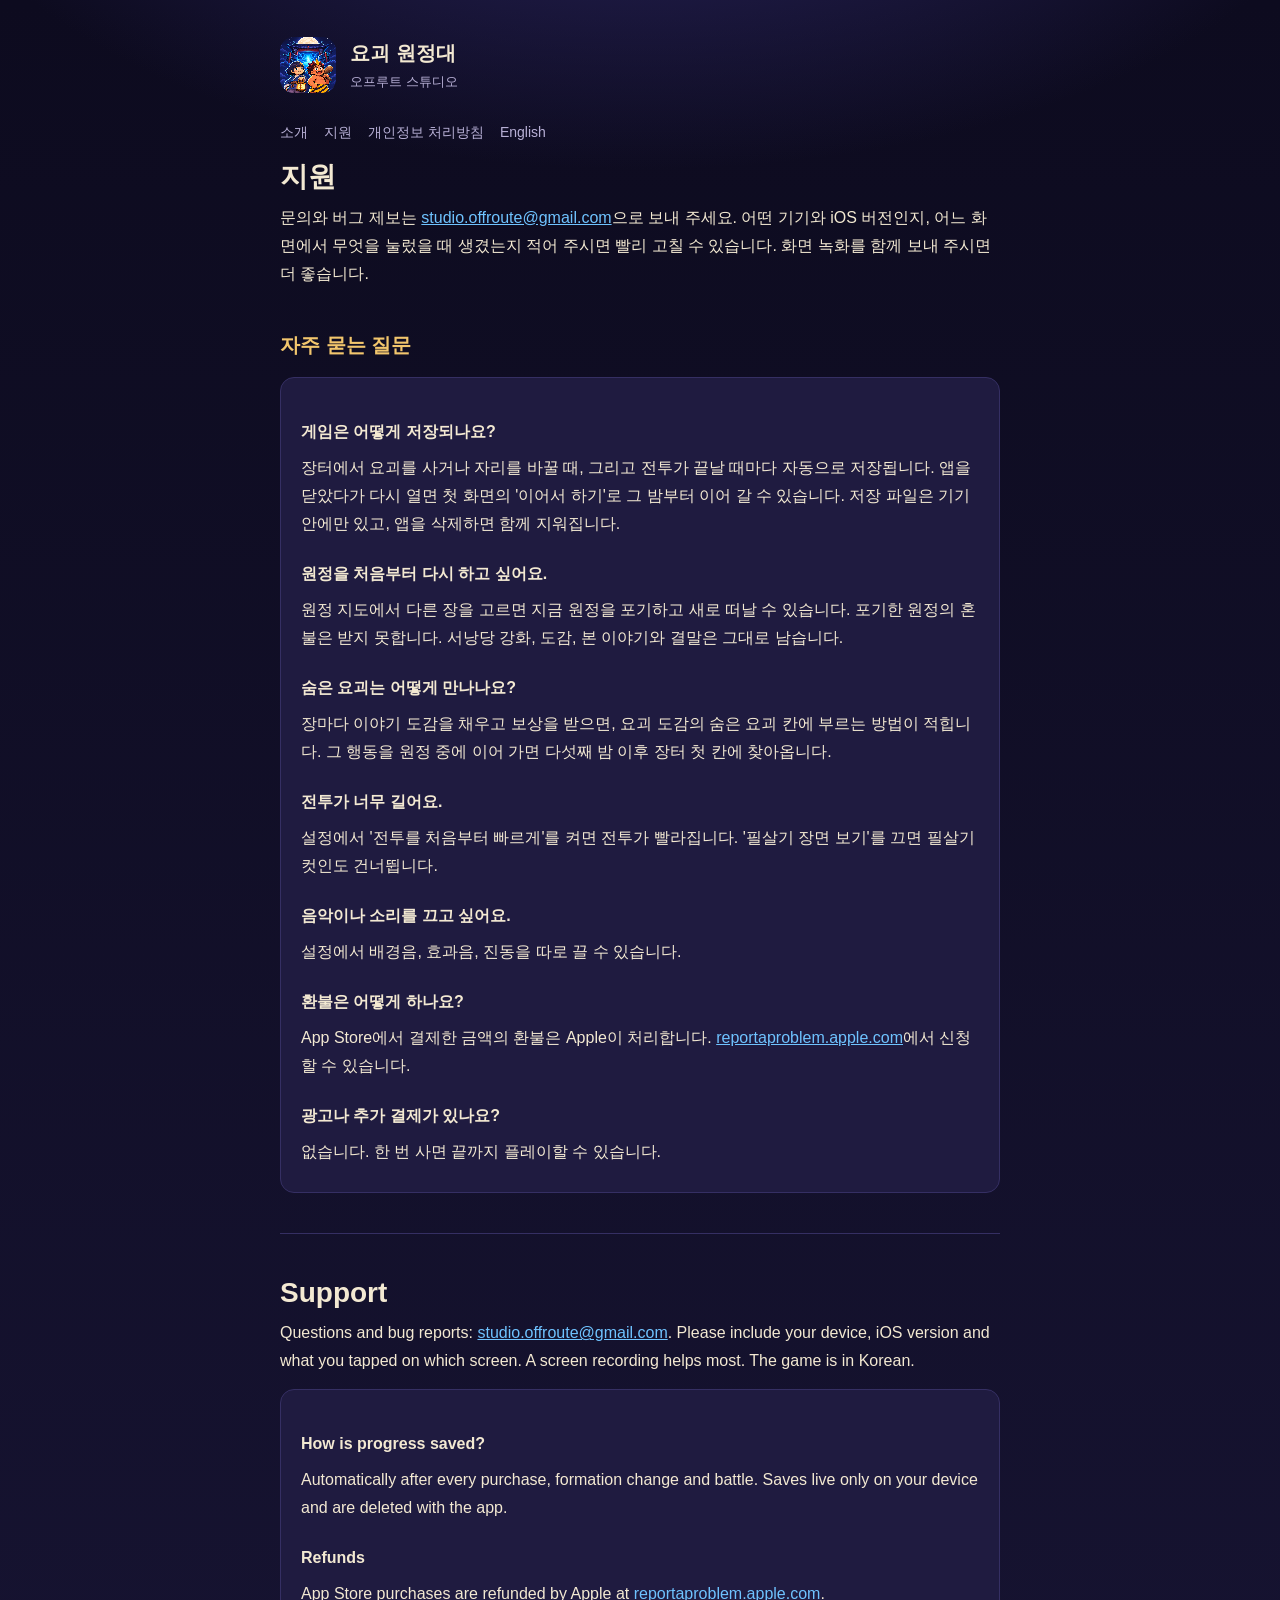
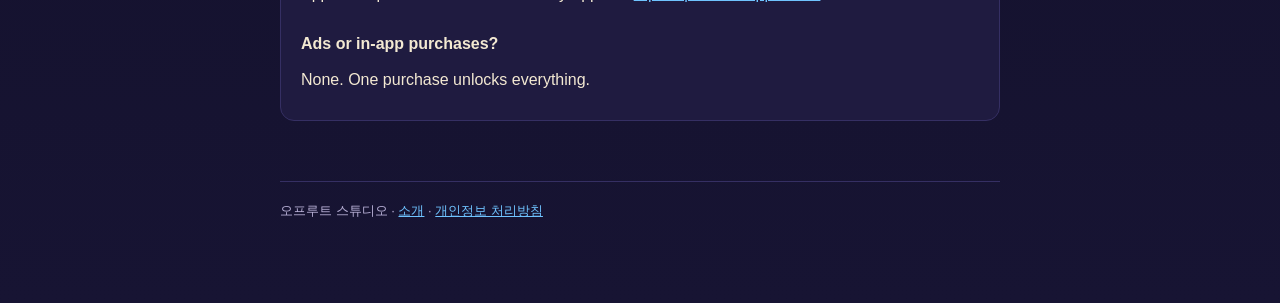
<file: support.html>
<!doctype html>
<html lang="ko"><head><meta charset="utf-8"><meta name="viewport" content="width=device-width,initial-scale=1">
<title>지원 · 요괴 원정대</title><link rel="icon" href="img/icon.png"><link rel="stylesheet" href="style.css"></head>
<body><div class="wrap">
<header><img src="img/icon.png" alt=""><div><div class="t">요괴 원정대</div><div class="s">오프루트 스튜디오</div></div></header>
<nav><a href="index.html">소개</a><a href="support.html">지원</a><a href="privacy.html">개인정보 처리방침</a><a href="#en">English</a></nav>

<h1>지원</h1>
<p>문의와 버그 제보는 <a href="mailto:studio.offroute@gmail.com?subject=%5B%EC%9A%94%EA%B4%B4%20%EC%9B%90%EC%A0%95%EB%8C%80%5D%20%EB%AC%B8%EC%9D%98">studio.offroute@gmail.com</a>으로 보내 주세요. 어떤 기기와 iOS 버전인지, 어느 화면에서 무엇을 눌렀을 때 생겼는지 적어 주시면 빨리 고칠 수 있습니다. 화면 녹화를 함께 보내 주시면 더 좋습니다.</p>

<h2>자주 묻는 질문</h2>
<div class="card">
<h3>게임은 어떻게 저장되나요?</h3><p>장터에서 요괴를 사거나 자리를 바꿀 때, 그리고 전투가 끝날 때마다 자동으로 저장됩니다. 앱을 닫았다가 다시 열면 첫 화면의 '이어서 하기'로 그 밤부터 이어 갈 수 있습니다. 저장 파일은 기기 안에만 있고, 앱을 삭제하면 함께 지워집니다.</p>
<h3>원정을 처음부터 다시 하고 싶어요.</h3><p>원정 지도에서 다른 장을 고르면 지금 원정을 포기하고 새로 떠날 수 있습니다. 포기한 원정의 혼불은 받지 못합니다. 서낭당 강화, 도감, 본 이야기와 결말은 그대로 남습니다.</p>
<h3>숨은 요괴는 어떻게 만나나요?</h3><p>장마다 이야기 도감을 채우고 보상을 받으면, 요괴 도감의 숨은 요괴 칸에 부르는 방법이 적힙니다. 그 행동을 원정 중에 이어 가면 다섯째 밤 이후 장터 첫 칸에 찾아옵니다.</p>
<h3>전투가 너무 길어요.</h3><p>설정에서 '전투를 처음부터 빠르게'를 켜면 전투가 빨라집니다. '필살기 장면 보기'를 끄면 필살기 컷인도 건너뜁니다.</p>
<h3>음악이나 소리를 끄고 싶어요.</h3><p>설정에서 배경음, 효과음, 진동을 따로 끌 수 있습니다.</p>
<h3>환불은 어떻게 하나요?</h3><p>App Store에서 결제한 금액의 환불은 Apple이 처리합니다. <a href="https://reportaproblem.apple.com/">reportaproblem.apple.com</a>에서 신청할 수 있습니다.</p>
<h3>광고나 추가 결제가 있나요?</h3><p>없습니다. 한 번 사면 끝까지 플레이할 수 있습니다.</p>
</div>

<hr><div id="en">
<h1>Support</h1>
<p>Questions and bug reports: <a href="mailto:studio.offroute@gmail.com?subject=%5BYokai%20Expedition%5D">studio.offroute@gmail.com</a>. Please include your device, iOS version and what you tapped on which screen. A screen recording helps most. The game is in Korean.</p>
<div class="card">
<h3>How is progress saved?</h3><p>Automatically after every purchase, formation change and battle. Saves live only on your device and are deleted with the app.</p>
<h3>Refunds</h3><p>App Store purchases are refunded by Apple at <a href="https://reportaproblem.apple.com/">reportaproblem.apple.com</a>.</p>
<h3>Ads or in-app purchases?</h3><p>None. One purchase unlocks everything.</p>
</div></div>
<footer>오프루트 스튜디오 · <a href="index.html">소개</a> · <a href="privacy.html">개인정보 처리방침</a></footer>
</div></body></html>
</file>
<file: style.css>
:root{--bg:#0d0b1f;--bg2:#171433;--card:#1f1b40;--line:#352f63;--text:#f3e9d2;--sub:#b8b0d6;--seal:#d0503f;--fire:#6fc3ff;--gold:#f2c66d}
*{box-sizing:border-box}body{margin:0;font-family:-apple-system,BlinkMacSystemFont,"Apple SD Gothic Neo","Pretendard","Segoe UI",sans-serif;background:radial-gradient(1200px 600px at 50% -10%,#2a2560 0%,transparent 60%),linear-gradient(180deg,var(--bg),var(--bg2));color:var(--text);line-height:1.75;min-height:100vh}
.wrap{max-width:760px;margin:0 auto;padding:36px 20px 80px}
header{display:flex;align-items:center;gap:14px;margin-bottom:24px}header img{width:56px;height:56px;border-radius:14px;image-rendering:pixelated}
header .t{font-weight:800;font-size:20px}header .s{color:var(--sub);font-size:13px}
nav a{color:var(--sub);margin-right:16px;text-decoration:none;font-size:14px}nav a:hover{color:var(--text)}
.hero{text-align:center;margin:24px 0 8px}.hero img.logo{width:min(520px,92%);filter:drop-shadow(0 6px 18px rgba(111,195,255,.25))}
h1{font-size:28px;line-height:1.35;margin:12px 0 6px}h2{font-size:20px;margin:40px 0 10px;color:var(--gold)}h3{font-size:16px;margin:22px 0 6px}
.hero h1{font-size:24px}
p{margin:8px 0}.sub{color:var(--sub)}
.shots{display:grid;gap:10px;margin:18px 0 26px}.shots.three{grid-template-columns:repeat(3,minmax(0,1fr))}.shots.two{grid-template-columns:repeat(2,minmax(0,1fr))}.shots a{display:block}.shots img{width:100%;border-radius:10px;border:1px solid var(--line)}
@media(max-width:600px){.shots{gap:6px}.shots img{border-radius:6px}h1{font-size:23px}}
.badges{display:flex;flex-wrap:wrap;justify-content:center;gap:8px;margin:14px 0 4px}.badges span{border:1px solid var(--line);border-radius:999px;padding:4px 12px;font-size:13px;color:var(--sub)}
ul{padding-left:20px}li{margin:4px 0}
.card{background:var(--card);border:1px solid var(--line);border-radius:14px;padding:18px 20px;margin:14px 0}
.btn{display:inline-block;background:var(--seal);color:#fff;padding:10px 18px;border-radius:12px;text-decoration:none;font-weight:700;margin:10px 6px 0}
.btn.ghost{background:transparent;border:1px solid var(--line);color:var(--text)}
footer{margin-top:60px;color:var(--sub);font-size:13px;border-top:1px solid var(--line);padding-top:18px}
a{color:var(--fire)}hr{border:0;border-top:1px solid var(--line);margin:40px 0}
.lead{font-size:17px;color:var(--text)}
.quote{border-left:3px solid var(--seal);padding:4px 0 4px 14px;margin:14px 0;color:var(--text);font-size:16px}.quote small{display:block;color:var(--sub);font-size:13px;margin-top:2px}
.scenes{display:grid;grid-template-columns:repeat(4,minmax(0,1fr));gap:10px;margin:18px 0}.scenes figure{margin:0}.scenes img{width:100%;border-radius:10px;border:1px solid var(--line);image-rendering:pixelated}.scenes figcaption{font-size:13px;color:var(--sub);margin-top:6px;line-height:1.5}
@media(max-width:600px){.scenes{grid-template-columns:repeat(2,minmax(0,1fr))}}
.regions{display:grid;gap:14px;margin:18px 0}.region{display:grid;grid-template-columns:132px minmax(0,1fr);gap:16px;background:var(--card);border:1px solid var(--line);border-radius:14px;padding:12px;align-items:start}.region img{width:100%;border-radius:8px;image-rendering:pixelated}.region .no{color:var(--seal);font-weight:800;font-size:13px}.region h3{margin:2px 0 6px;font-size:17px}.region p{margin:4px 0;font-size:15px}
@media(max-width:600px){.region{grid-template-columns:96px minmax(0,1fr);gap:12px}}
.cutins{display:grid;grid-template-columns:repeat(2,minmax(0,1fr));gap:10px;margin:18px 0}.cutins figure{margin:0}.cutins img{width:100%;border-radius:10px;border:1px solid var(--line);image-rendering:pixelated}.cutins figcaption{font-size:13px;color:var(--sub);margin-top:4px}.cutins b{color:var(--gold);font-weight:700}
.divider{text-align:center;color:var(--seal);letter-spacing:10px;margin:44px 0 0}
img{max-width:100%;height:auto}html,body{overflow-x:hidden}
.shots video{width:100%;border-radius:10px;border:1px solid var(--line);display:block;background:#000}
.rel{color:var(--sub);margin-top:14px}.rel b{color:var(--gold)}
img.wide{width:100%;border-radius:12px;border:1px solid var(--line);image-rendering:pixelated;display:block;margin:10px 0}
.price{color:var(--sub);font-size:14px;margin-top:2px}.price b{color:var(--text)}
</file>
